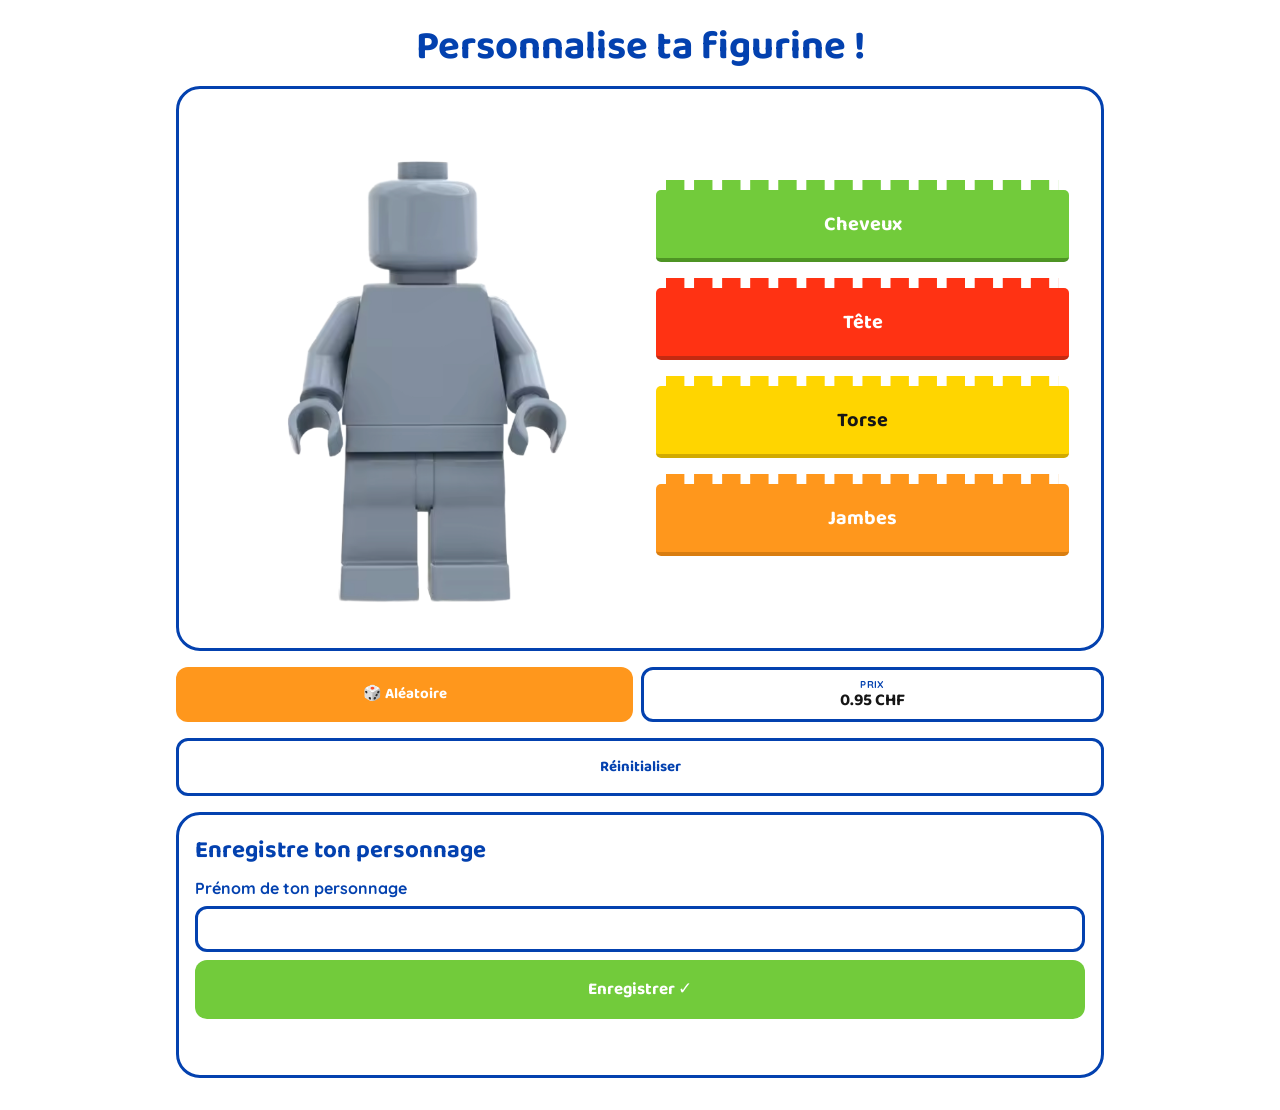
<file: index.html>
<!doctype html>
<html lang="fr">
<head>
  <meta charset="utf-8">
  <meta name="viewport" content="width=device-width, initial-scale=1">
  <title>Figurine Creator — Personnalise ta figurine</title>
  <link rel="preconnect" href="https://fonts.googleapis.com">
  <link href="https://fonts.googleapis.com/css2?family=Baloo+2:wght@600;700&family=Quicksand:wght@500;600;700&display=swap" rel="stylesheet">
  <link rel="stylesheet" href="style.css">
</head>
<body>
  <header class="entete">
    <h1>Personnalise ta figurine !</h1>
  </header>

  <main class="contenu-principal">
    <section class="carte-figurine" aria-label="Aperçu et choix de la figurine">

      <div class="apercu-figurine">
        <img src="image/craotor-basique.png" alt="Aperçu de la figurine en cours de personnalisation">
      </div>

      <nav class="choix-categories" aria-label="Catégories à personnaliser">
        <a href="cheveux.html" class="bouton-categorie bouton-categorie--vert">Cheveux</a>
        <a href="tete.html" class="bouton-categorie bouton-categorie--rouge">Tête</a>
        <a href="torse.html" class="bouton-categorie bouton-categorie--jaune">Torse</a>
        <a href="jambes.html" class="bouton-categorie bouton-categorie--orange">Jambes</a>
      </nav>

    </section>

    <div class="ligne-actions">
      <button type="button" class="bouton bouton--alea">🎲 Aléatoire</button>
      <button type="button" class="bouton bouton--prix">
        <span class="prix-label">Prix</span>
        <span class="prix-valeur">0.95 CHF</span>
      </button>
    </div>

    <button type="button" class="bouton bouton--reset">Réinitialiser</button>

    <form id="enregistrer" class="formulaire">
      <h2>Enregistre ton personnage</h2>
      <label for="champ-prenom">Prénom de ton personnage</label>
      <input type="text" id="champ-prenom" name="prenom" class="champ" autocomplete="off">
      <p id="erreurs" aria-live="polite"></p>
      <button type="submit" class="bouton bouton--valider">Enregistrer ✓</button>
      <p id="confirmation" role="status"></p>
    </form>
  </main>

  <script src="app.js"></script>
</body>
</html>
</file>
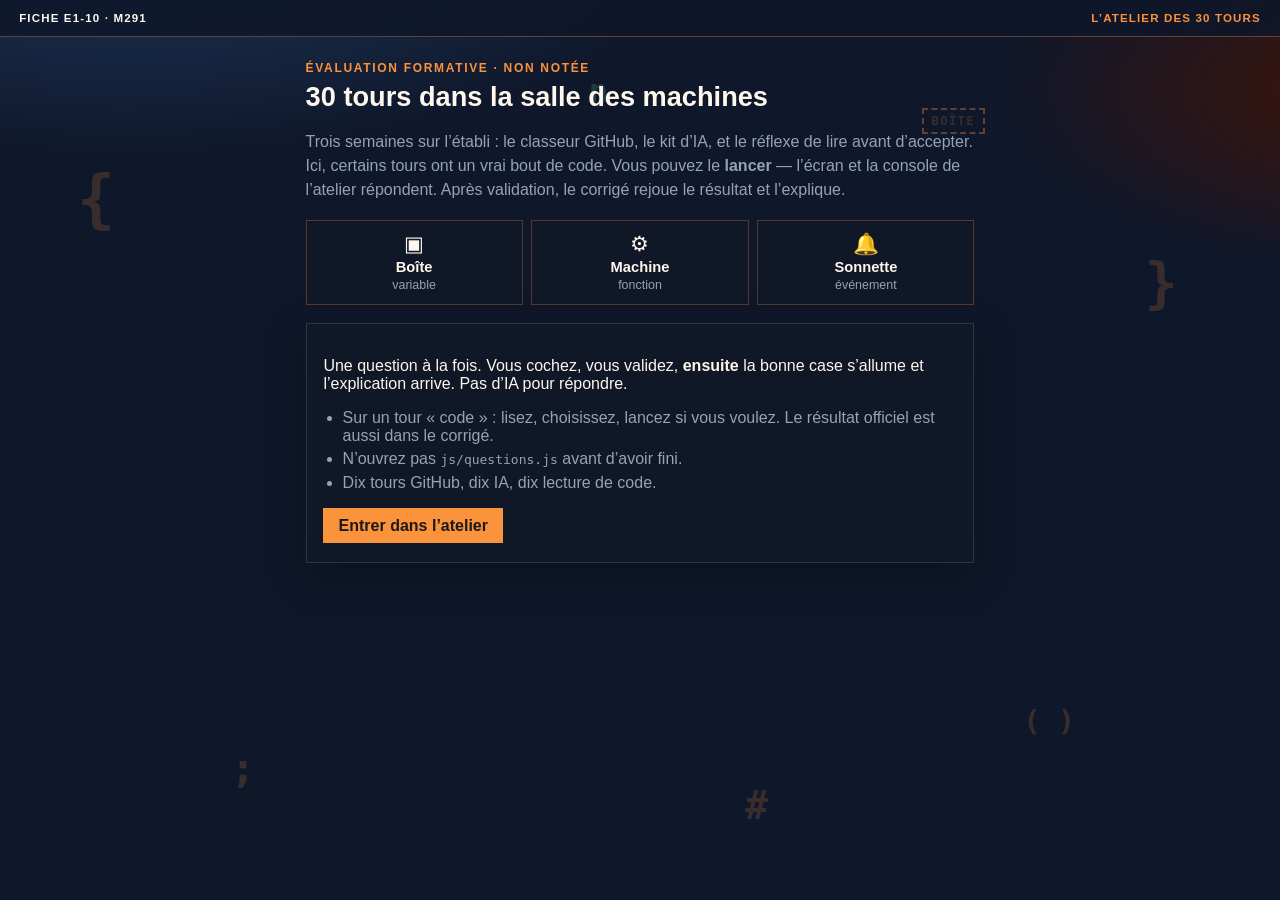
<file: exercices/depart/index.html>
<!DOCTYPE html>
<html lang="fr">
<head>
  <meta charset="utf-8">
  <meta name="viewport" content="width=device-width, initial-scale=1">
  <title>e1-10 — L’atelier des 30 tours</title>
  <link rel="stylesheet" href="css/style.css">
</head>
<body>
  <div class="sky" aria-hidden="true">
    <span class="glyph g1">{</span>
    <span class="glyph g2">}</span>
    <span class="glyph g3">;</span>
    <span class="glyph g4">( )</span>
    <span class="glyph g5">n</span>
    <span class="glyph g6">#</span>
    <span class="box-float">boîte</span>
  </div>
  <header>
    <span class="badge-tour">Fiche e1-10 · M291</span>
    <span class="badge-atelier">L’atelier des 30 tours</span>
  </header>
  <main>
    <section id="vue-intro">
      <p class="kicker">Évaluation formative · non notée</p>
      <h1>30 tours dans la salle des machines</h1>
      <p class="lead">Trois semaines sur l’établi : le classeur GitHub, le kit d’IA, et le réflexe de lire avant d’accepter. Ici, certains tours ont un vrai bout de code. Vous pouvez le <strong>lancer</strong> — l’écran et la console de l’atelier répondent. Après validation, le corrigé rejoue le résultat et l’explique.</p>
      <div class="machines" aria-hidden="true">
        <div class="machine"><span class="ico">▣</span><strong>Boîte</strong><em>variable</em></div>
        <div class="machine"><span class="ico">⚙</span><strong>Machine</strong><em>fonction</em></div>
        <div class="machine"><span class="ico">🔔</span><strong>Sonnette</strong><em>événement</em></div>
      </div>
      <div class="card intro-card">
        <p>Une question à la fois. Vous cochez, vous validez, <strong>ensuite</strong> la bonne case s’allume et l’explication arrive. Pas d’IA pour répondre.</p>
        <ul class="intro-list">
          <li>Sur un tour « code » : lisez, choisissez, lancez si vous voulez. Le résultat officiel est aussi dans le corrigé.</li>
          <li>N’ouvrez pas <code>js/questions.js</code> avant d’avoir fini.</li>
          <li>Dix tours GitHub, dix IA, dix lecture de code.</li>
        </ul>
        <button type="button" id="commencer">Entrer dans l’atelier</button>
      </div>
    </section>

    <section id="vue-quiz" class="hidden">
      <p class="progress">
        <span id="compteur">Tour 1 / 30</span>
        <span id="theme"></span>
      </p>
      <div class="bar"><span id="barre"></span></div>
      <div class="card quiz-card">
        <h2 class="question" id="question"></h2>
        <div id="lab-slot"></div>
        <fieldset>
          <legend>Choix</legend>
          <div id="choix"></div>
        </fieldset>
        <div class="row">
          <button type="button" id="valider" disabled>Valider cette réponse</button>
          <button type="button" class="ghost hidden" id="suivante">Tour suivant</button>
        </div>
        <div id="explique" class="explain hidden"></div>
      </div>
    </section>

    <section id="vue-fin" class="hidden">
      <p class="kicker">Fin de service</p>
      <h1>Bilan de l’atelier</h1>
      <p class="score" id="score">0 / 30</p>
      <p class="lead" id="phrase-score"></p>
      <p class="muted">Les tours manqués ont un fond rose. Relisez, relancez le code s’il y en a un, puis recommencez si vous voulez.</p>
      <div class="row">
        <button type="button" id="recommencer">Recommencer les 30 tours</button>
      </div>
      <div class="review" id="revue"></div>
    </section>
  </main>
  <div id="confetti" aria-hidden="true"></div>
  <script src="js/questions.js"></script>
  <script src="js/app.js"></script>
</body>
</html>
</file>
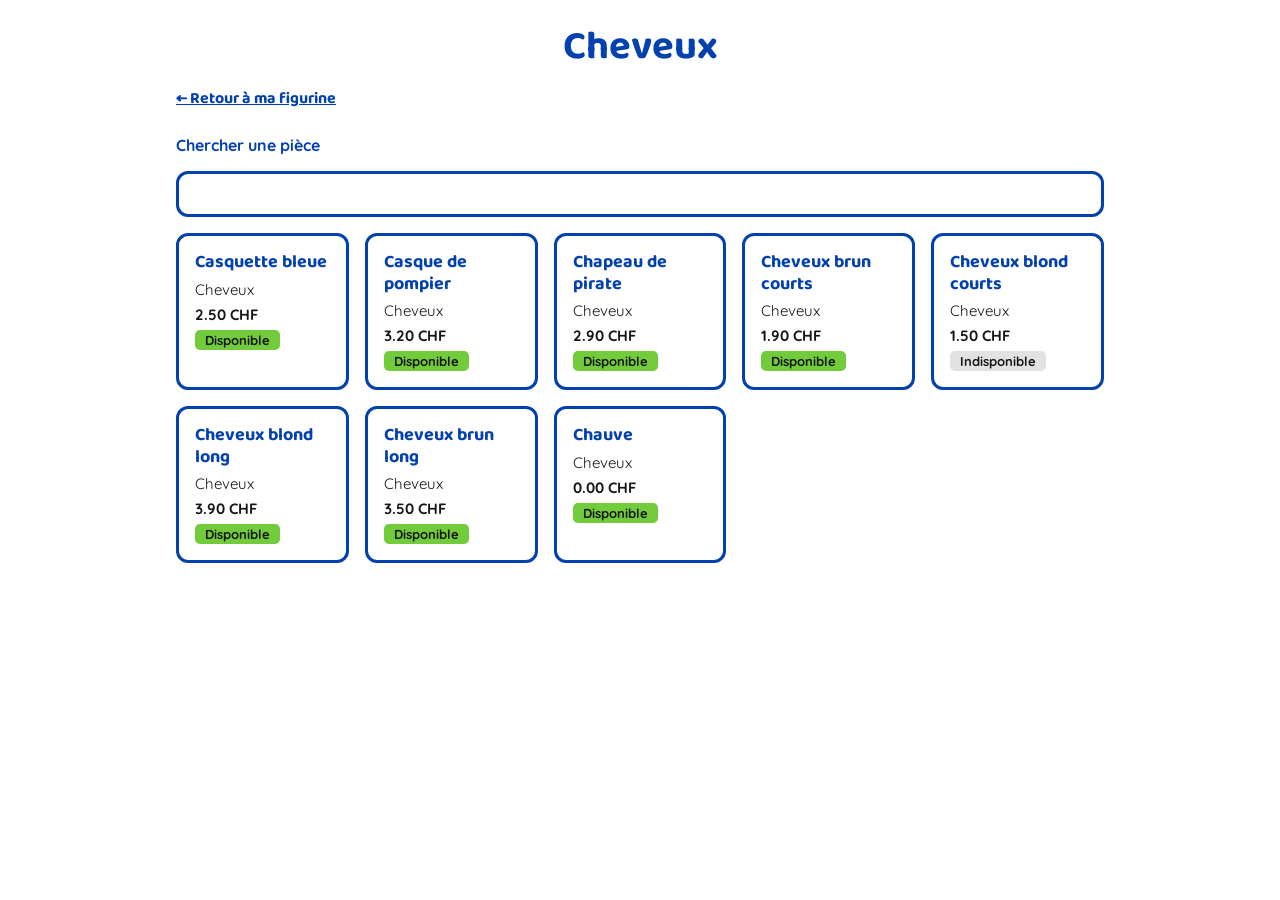
<file: cheveux.html>
<!doctype html>
<html lang="fr">
<head>
  <meta charset="utf-8">
  <meta name="viewport" content="width=device-width, initial-scale=1">
  <title>Cheveux — Figurine Creator</title>
  <link rel="preconnect" href="https://fonts.googleapis.com">
  <link href="https://fonts.googleapis.com/css2?family=Baloo+2:wght@600;700&family=Quicksand:wght@500;600;700&display=swap" rel="stylesheet">
  <link rel="stylesheet" href="style.css">
</head>
<!-- data-categorie dit à app.js quelles cartes montrer sur cette page -->
<body data-categorie="cheveux">
  <header class="entete">
    <h1>Cheveux</h1>
  </header>

  <main class="contenu-principal">
    <a href="index.html" class="lien-retour">← Retour à ma figurine</a>

    <p id="etat" role="status"></p>

    <label for="recherche" class="label-recherche">Chercher une pièce</label>
    <input type="search" id="recherche" class="champ">
    <p id="aucun-resultat" hidden>Aucune pièce ne correspond à ta recherche.</p>

    <section id="liste-cartes" class="liste-cartes" aria-label="Pièces : Cheveux"></section>

  </main>

  <script src="app.js"></script>
</body>
</html>
</file>
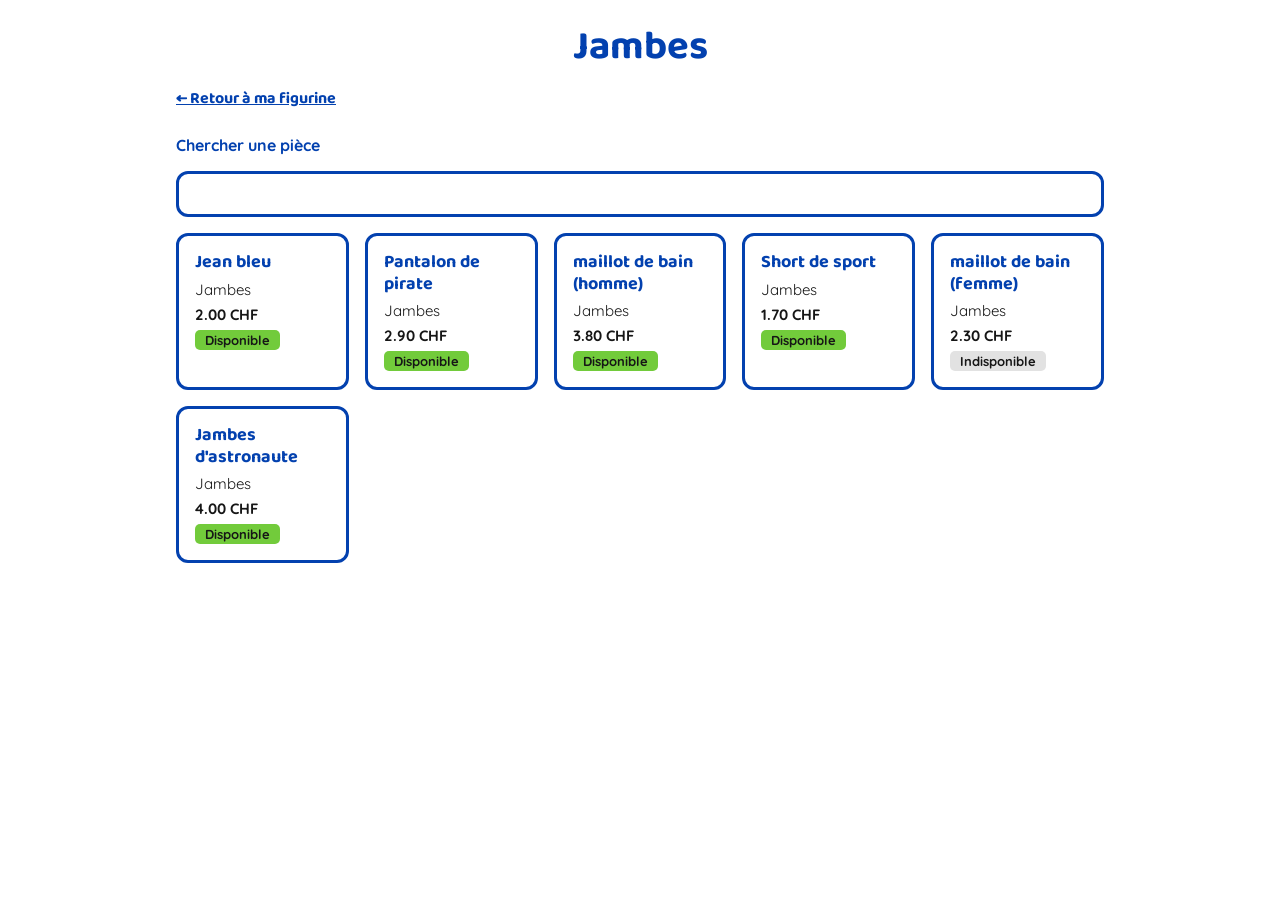
<file: jambes.html>
<!doctype html>
<html lang="fr">
<head>
  <meta charset="utf-8">
  <meta name="viewport" content="width=device-width, initial-scale=1">
  <title>Jambes — Figurine Creator</title>
  <link rel="preconnect" href="https://fonts.googleapis.com">
  <link href="https://fonts.googleapis.com/css2?family=Baloo+2:wght@600;700&family=Quicksand:wght@500;600;700&display=swap" rel="stylesheet">
  <link rel="stylesheet" href="style.css">
</head>
<!-- data-categorie dit à app.js quelles cartes montrer sur cette page -->
<body data-categorie="jambes">
  <header class="entete">
    <h1>Jambes</h1>
  </header>

  <main class="contenu-principal">
    <a href="index.html" class="lien-retour">← Retour à ma figurine</a>

    <p id="etat" role="status"></p>

    <label for="recherche" class="label-recherche">Chercher une pièce</label>
    <input type="search" id="recherche" class="champ">
    <p id="aucun-resultat" hidden>Aucune pièce ne correspond à ta recherche.</p>

    <section id="liste-cartes" class="liste-cartes" aria-label="Pièces : Jambes"></section>

  </main>

  <script src="app.js"></script>
</body>
</html>
</file>
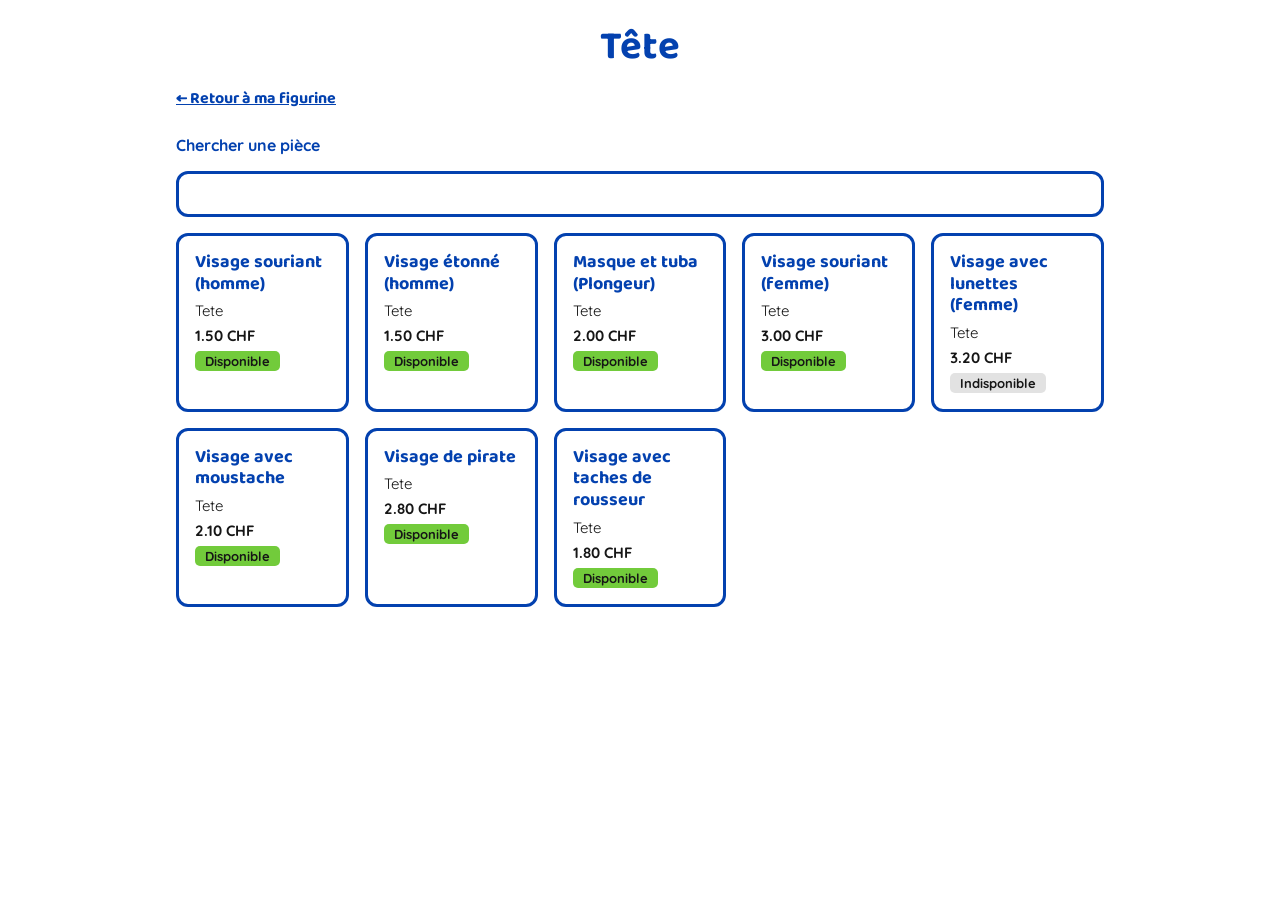
<file: tete.html>
<!doctype html>
<html lang="fr">
<head>
  <meta charset="utf-8">
  <meta name="viewport" content="width=device-width, initial-scale=1">
  <title>Tête — Figurine Creator</title>
  <link rel="preconnect" href="https://fonts.googleapis.com">
  <link href="https://fonts.googleapis.com/css2?family=Baloo+2:wght@600;700&family=Quicksand:wght@500;600;700&display=swap" rel="stylesheet">
  <link rel="stylesheet" href="style.css">
</head>
<!-- data-categorie dit à app.js quelles cartes montrer sur cette page -->
<body data-categorie="tete">
  <header class="entete">
    <h1>Tête</h1>
  </header>

  <main class="contenu-principal">
    <a href="index.html" class="lien-retour">← Retour à ma figurine</a>

    <p id="etat" role="status"></p>

    <label for="recherche" class="label-recherche">Chercher une pièce</label>
    <input type="search" id="recherche" class="champ">
    <p id="aucun-resultat" hidden>Aucune pièce ne correspond à ta recherche.</p>

    <section id="liste-cartes" class="liste-cartes" aria-label="Pièces : Tête"></section>

  </main>

  <script src="app.js"></script>
</body>
</html>
</file>
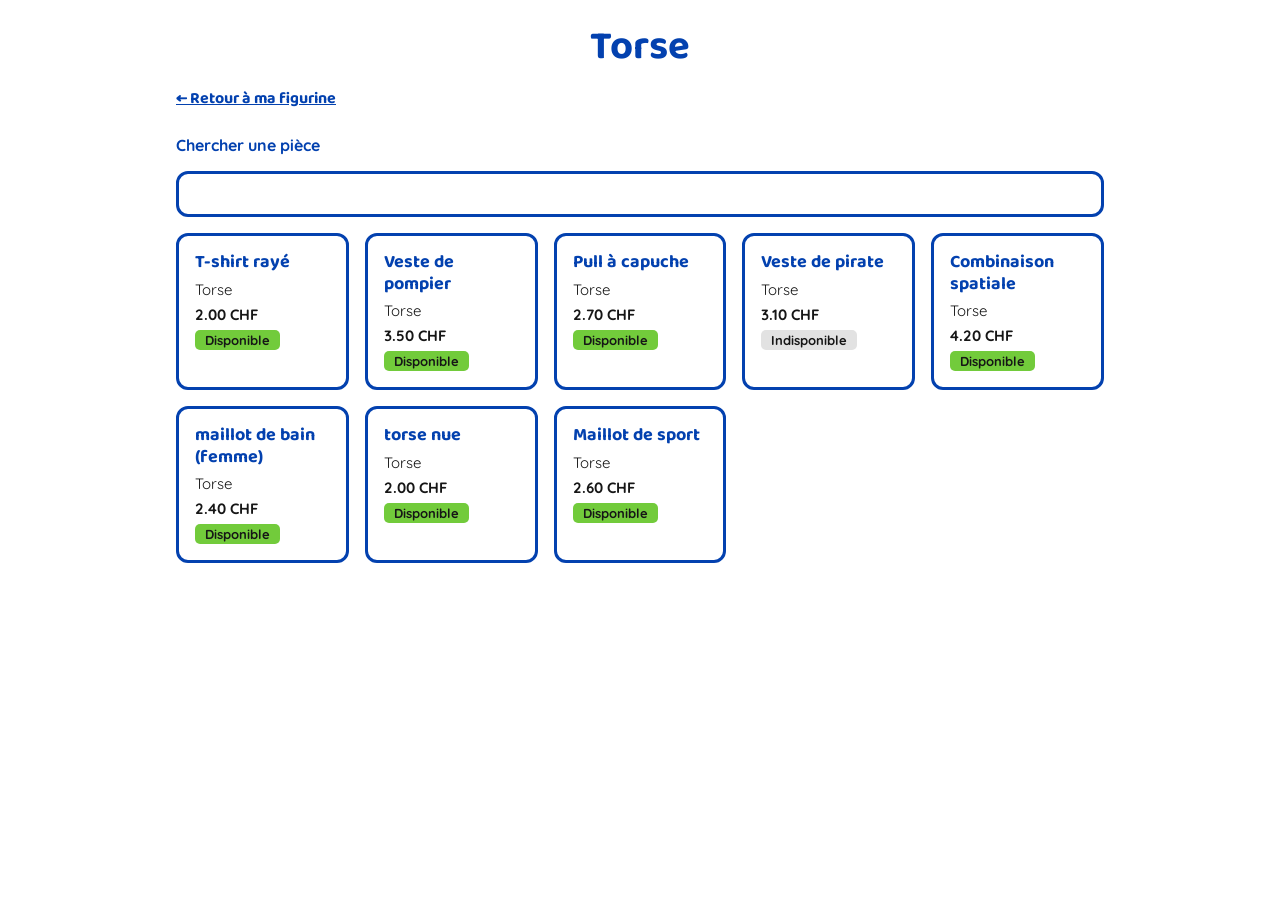
<file: torse.html>
<!doctype html>
<html lang="fr">
<head>
  <meta charset="utf-8">
  <meta name="viewport" content="width=device-width, initial-scale=1">
  <title>Torse — Figurine Creator</title>
  <link rel="preconnect" href="https://fonts.googleapis.com">
  <link href="https://fonts.googleapis.com/css2?family=Baloo+2:wght@600;700&family=Quicksand:wght@500;600;700&display=swap" rel="stylesheet">
  <link rel="stylesheet" href="style.css">
</head>
<!-- data-categorie dit à app.js quelles cartes montrer sur cette page -->
<body data-categorie="torse">
  <header class="entete">
    <h1>Torse</h1>
  </header>

  <main class="contenu-principal">
    <a href="index.html" class="lien-retour">← Retour à ma figurine</a>

    <p id="etat" role="status"></p>

    <label for="recherche" class="label-recherche">Chercher une pièce</label>
    <input type="search" id="recherche" class="champ">
    <p id="aucun-resultat" hidden>Aucune pièce ne correspond à ta recherche.</p>

    <section id="liste-cartes" class="liste-cartes" aria-label="Pièces : Torse"></section>

  </main>

  <script src="app.js"></script>
</body>
</html>
</file>
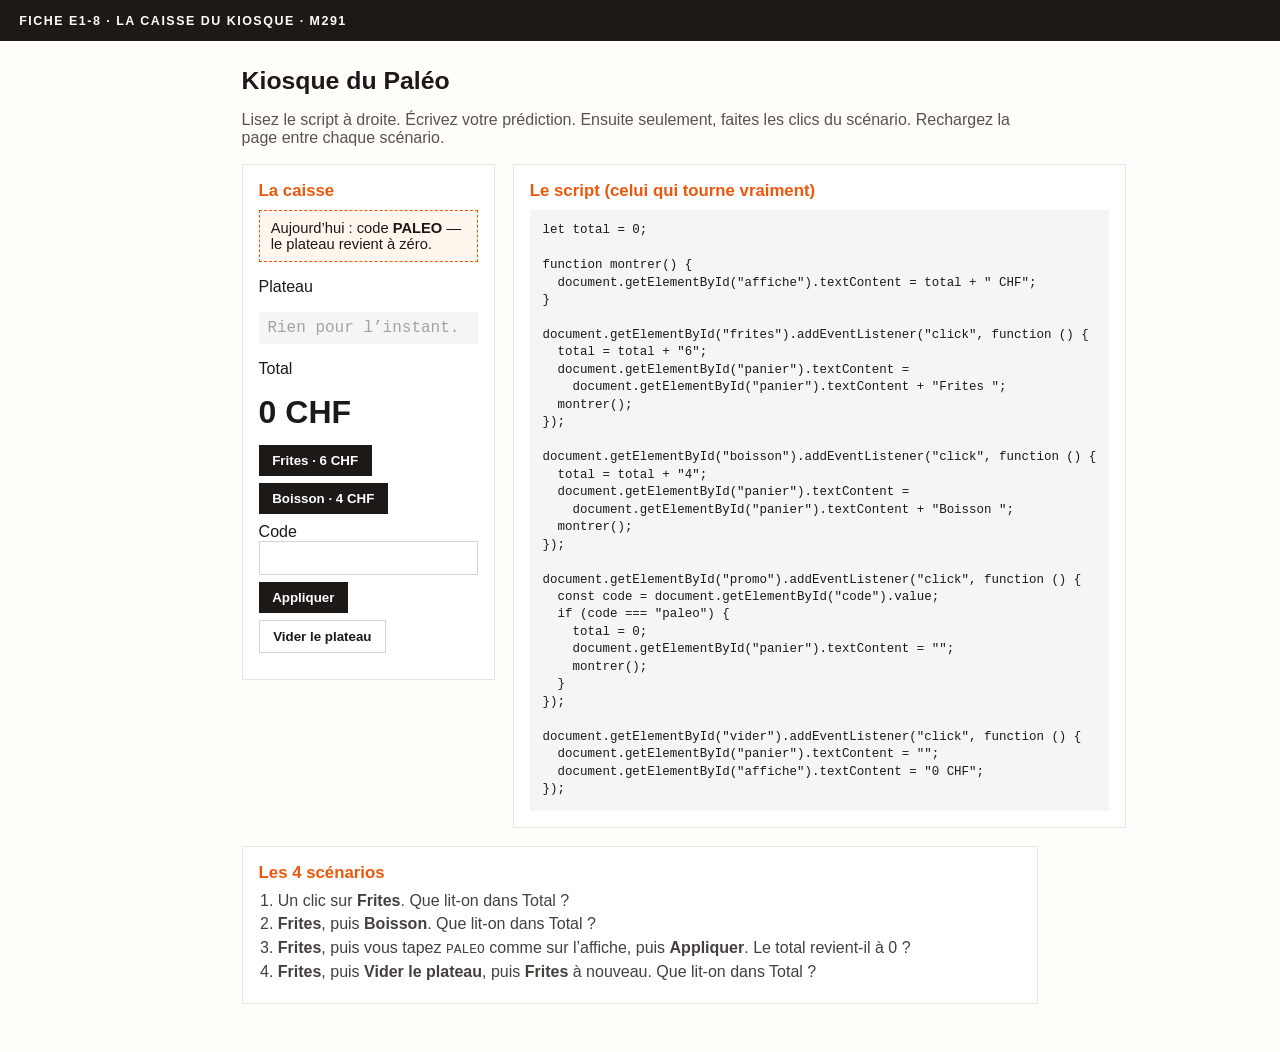
<file: exercices/caisse.html>
<!DOCTYPE html>
<html lang="fr">
<head>
  <meta charset="utf-8">
  <meta name="viewport" content="width=device-width, initial-scale=1">
  <title>e1-8 — La caisse du kiosque</title>
  <style>
    :root { --ink:#1c1917; --band:#1c1917; --accent:#ea580c; --bg:#fffefa; --paper:#f5f5f4; }
    * { box-sizing: border-box; }
    body { margin:0; font-family: Arial, Helvetica, sans-serif; background:var(--bg); color:var(--ink); }
    header { background:var(--band); color:#fffefa; padding:0.85rem 1.2rem; letter-spacing:.12em; text-transform:uppercase; font-size:.78rem; font-weight:700; }
    main { max-width: 52rem; margin:0 auto; padding:1.4rem 1.1rem 3rem; }
    h1 { font-size:1.55rem; margin:.2rem 0 .45rem; }
    .lead { color:#57534e; margin-bottom:1.1rem; }
    .grid { display:grid; gap:1.1rem; }
    @media (min-width: 720px) { .grid { grid-template-columns: 1fr 1.15fr; align-items:start; } }
    .card { background:#fff; border:1px solid #e7e5e4; padding:1rem 1rem 1.05rem; }
    .card h2 { margin:0 0 .55rem; font-size:1.05rem; color:var(--accent); }
    .affiche-code { background:#fff7ed; border:1px dashed #ea580c; padding:.55rem .7rem; margin:0 0 .8rem; font-size:.92rem; }
    .panier { min-height:1.4rem; margin:.2rem 0 .7rem; padding:.45rem .55rem; background:var(--paper); font-family: ui-monospace, monospace; }
    .panier:empty::before { content:"Rien pour l’instant."; color:#a8a29e; }
    .total { font-size:2rem; font-weight:700; margin:.15rem 0 .85rem; }
    .row { display:flex; flex-wrap:wrap; gap:.45rem; margin-bottom:.55rem; }
    button { background:var(--band); color:#fff; border:0; padding:.5rem .85rem; font-weight:700; cursor:pointer; }
    button:hover { background:var(--accent); }
    button.ghost { background:#fff; color:var(--ink); border:1px solid #d6d3d1; }
    button.ghost:hover { border-color:var(--accent); color:var(--accent); background:#fff; }
    input { font:inherit; padding:.45rem .55rem; border:1px solid #d6d3d1; min-width:8rem; }
    pre { background:var(--paper); padding:.75rem .8rem; overflow:auto; font-size:.78rem; line-height:1.4; margin:0; }
    ol { margin:.3rem 0 0; padding-left:1.2rem; color:#44403c; }
    ol li { margin:0 0 .35rem; }
  </style>
</head>
<body>
  <header>Fiche e1-8 · La caisse du kiosque · M291</header>
  <main>
    <h1>Kiosque du Paléo</h1>
    <p class="lead">Lisez le script à droite. Écrivez votre prédiction. Ensuite seulement, faites les clics du scénario. Rechargez la page entre chaque scénario.</p>

    <div class="grid">
      <section class="card">
        <h2>La caisse</h2>
        <p class="affiche-code">Aujourd’hui : code <strong>PALEO</strong> — le plateau revient à zéro.</p>
        <p>Plateau</p>
        <p class="panier" id="panier"></p>
        <p>Total</p>
        <p class="total" id="affiche">0 CHF</p>
        <div class="row">
          <button type="button" id="frites">Frites · 6 CHF</button>
          <button type="button" id="boisson">Boisson · 4 CHF</button>
        </div>
        <div class="row">
          <label>Code <input id="code" type="text" autocomplete="off" spellcheck="false"></label>
          <button type="button" id="promo">Appliquer</button>
          <button type="button" class="ghost" id="vider">Vider le plateau</button>
        </div>
      </section>

      <section class="card">
        <h2>Le script (celui qui tourne vraiment)</h2>
        <pre>let total = 0;

function montrer() {
  document.getElementById("affiche").textContent = total + " CHF";
}

document.getElementById("frites").addEventListener("click", function () {
  total = total + "6";
  document.getElementById("panier").textContent =
    document.getElementById("panier").textContent + "Frites ";
  montrer();
});

document.getElementById("boisson").addEventListener("click", function () {
  total = total + "4";
  document.getElementById("panier").textContent =
    document.getElementById("panier").textContent + "Boisson ";
  montrer();
});

document.getElementById("promo").addEventListener("click", function () {
  const code = document.getElementById("code").value;
  if (code === "paleo") {
    total = 0;
    document.getElementById("panier").textContent = "";
    montrer();
  }
});

document.getElementById("vider").addEventListener("click", function () {
  document.getElementById("panier").textContent = "";
  document.getElementById("affiche").textContent = "0 CHF";
});</pre>
      </section>
    </div>

    <section class="card" style="margin-top:1.1rem;">
      <h2>Les 4 scénarios</h2>
      <ol>
        <li>Un clic sur <strong>Frites</strong>. Que lit-on dans Total ?</li>
        <li><strong>Frites</strong>, puis <strong>Boisson</strong>. Que lit-on dans Total ?</li>
        <li><strong>Frites</strong>, puis vous tapez <code>PALEO</code> comme sur l’affiche, puis <strong>Appliquer</strong>. Le total revient-il à 0 ?</li>
        <li><strong>Frites</strong>, puis <strong>Vider le plateau</strong>, puis <strong>Frites</strong> à nouveau. Que lit-on dans Total ?</li>
      </ol>
    </section>
  </main>
  <script>
    let total = 0;

    function montrer() {
      document.getElementById("affiche").textContent = total + " CHF";
    }

    document.getElementById("frites").addEventListener("click", function () {
      total = total + "6";
      document.getElementById("panier").textContent =
        document.getElementById("panier").textContent + "Frites ";
      montrer();
      console.log("total :", total);
    });

    document.getElementById("boisson").addEventListener("click", function () {
      total = total + "4";
      document.getElementById("panier").textContent =
        document.getElementById("panier").textContent + "Boisson ";
      montrer();
      console.log("total :", total);
    });

    document.getElementById("promo").addEventListener("click", function () {
      const code = document.getElementById("code").value;
      if (code === "paleo") {
        total = 0;
        document.getElementById("panier").textContent = "";
        montrer();
      }
      console.log("code tapé :", JSON.stringify(code));
    });

    document.getElementById("vider").addEventListener("click", function () {
      document.getElementById("panier").textContent = "";
      document.getElementById("affiche").textContent = "0 CHF";
      console.log("plateau vidé, total en mémoire :", total);
    });
  </script>
</body>
</html>
</file>
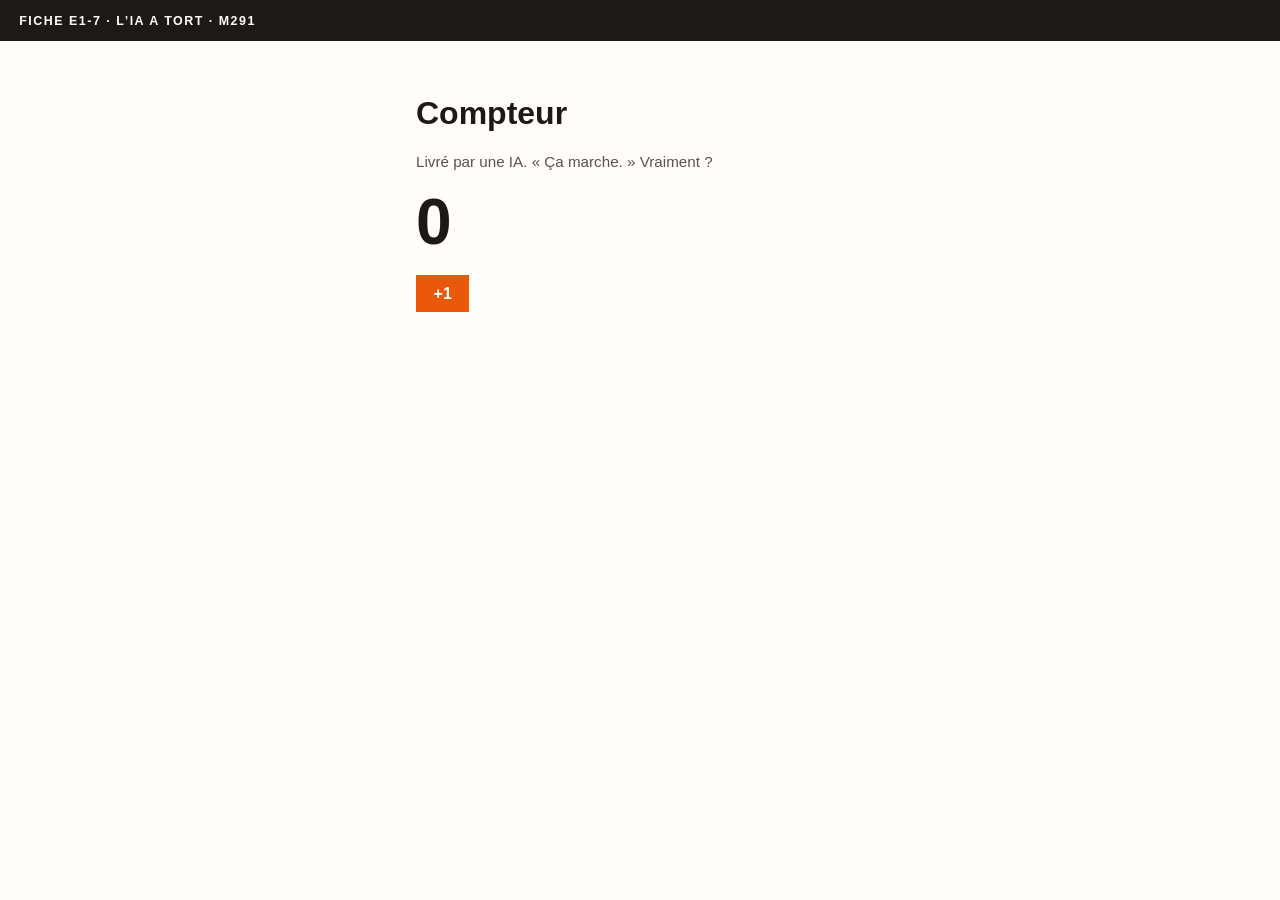
<file: exercices/compteur.html>
<!DOCTYPE html>
<html lang="fr">
<head>
  <meta charset="utf-8">
  <meta name="viewport" content="width=device-width, initial-scale=1">
  <title>Compteur — e1-7 (version livrée par l’IA)</title>
  <style>
    body { font-family: Arial, Helvetica, sans-serif; background:#fffefa; color:#1c1917; margin:0; }
    header { background:#1c1917; color:#fffefa; padding:.85rem 1.2rem; letter-spacing:.12em; text-transform:uppercase; font-size:.78rem; font-weight:700; }
    main { max-width: 28rem; margin:0 auto; padding:2rem 1.1rem; }
    .count { font-size: 4rem; font-weight:700; margin:.4rem 0 1rem; }
    button { background:#ea580c; color:#fff; border:0; padding:.6rem 1.1rem; font-size:1rem; font-weight:700; cursor:pointer; }
    .note { color:#57534e; font-size:.95rem; }
  </style>
</head>
<body>
  <header>Fiche e1-7 · L’IA a tort · M291</header>
  <main>
    <h1>Compteur</h1>
    <p class="note">Livré par une IA. « Ça marche. » Vraiment ?</p>
    <p class="count" id="affiche">0</p>
    <button type="button" id="plus">+1</button>
  </main>
  <script>
    // Boîte « n » : le vrai compteur, en mémoire.
    let n = 0;

    const bouton = document.getElementById("plus");

    bouton.addEventListener("click", function () {
      n = n + 1;
      affiche.textContent = n;
      console.log("n vaut maintenant", n);
    });
  </script>
</body>
</html>
</file>
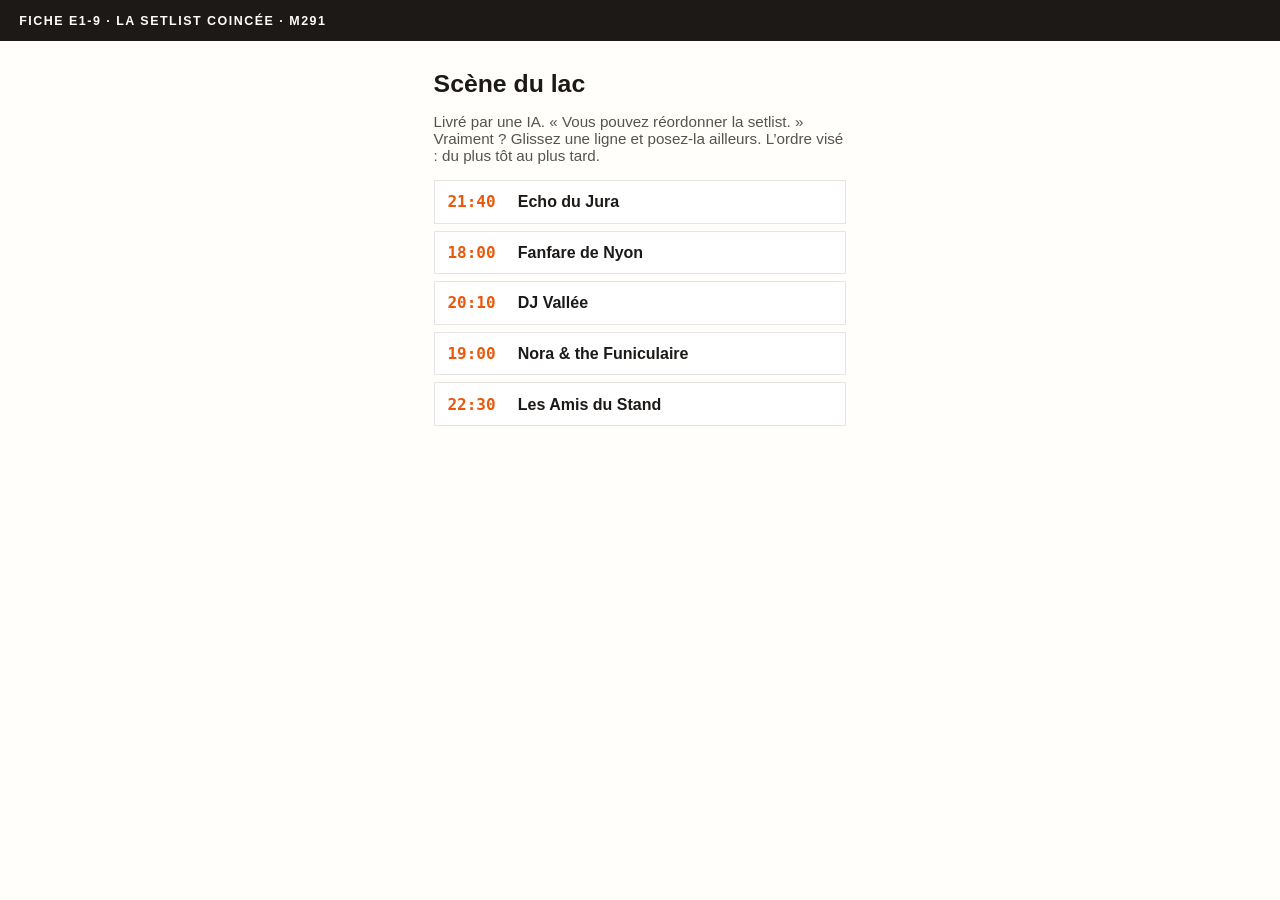
<file: exercices/setlist.html>
<!DOCTYPE html>
<html lang="fr">
<head>
  <meta charset="utf-8">
  <meta name="viewport" content="width=device-width, initial-scale=1">
  <title>Setlist — e1-9 (version livrée par l’IA)</title>
  <style>
    :root { --ink:#1c1917; --band:#1c1917; --accent:#ea580c; --bg:#fffefa; --paper:#f5f5f4; }
    * { box-sizing: border-box; }
    body { margin:0; font-family: Arial, Helvetica, sans-serif; background:var(--bg); color:var(--ink); }
    header { background:var(--band); color:#fffefa; padding:0.85rem 1.2rem; letter-spacing:.12em; text-transform:uppercase; font-size:.78rem; font-weight:700; }
    main { max-width: 28rem; margin:0 auto; padding:1.6rem 1.1rem 3rem; }
    h1 { font-size:1.55rem; margin:.2rem 0 .4rem; }
    .note { color:#57534e; font-size:.95rem; margin-bottom:1rem; }
    ol { list-style:none; margin:0; padding:0; }
    li { display:flex; gap:.8rem; align-items:baseline; background:#fff; border:1px solid #e7e5e4; margin:0 0 .45rem; padding:.7rem .8rem; cursor:grab; }
    li:active { cursor:grabbing; }
    .heure { font-family: ui-monospace, monospace; font-weight:700; color:var(--accent); min-width:3.6rem; }
    .nom { font-weight:700; }
  </style>
</head>
<body>
  <header>Fiche e1-9 · La setlist coincée · M291</header>
  <main>
    <h1>Scène du lac</h1>
    <p class="note">Livré par une IA. « Vous pouvez réordonner la setlist. » Vraiment ? Glissez une ligne et posez-la ailleurs. L’ordre visé : du plus tôt au plus tard.</p>
    <ol id="liste">
      <li id="morceau-echo" draggable="true" data-heure="2140">
        <span class="heure">21:40</span>
        <span class="nom">Echo du Jura</span>
      </li>
      <li id="morceau-fanfare" draggable="true" data-heure="1800">
        <span class="heure">18:00</span>
        <span class="nom">Fanfare de Nyon</span>
      </li>
      <li id="morceau-dj" draggable="true" data-heure="2010">
        <span class="heure">20:10</span>
        <span class="nom">DJ Vallée</span>
      </li>
      <li id="morceau-nora" draggable="true" data-heure="1900">
        <span class="heure">19:00</span>
        <span class="nom">Nora &amp; the Funiculaire</span>
      </li>
      <li id="morceau-amis" draggable="true" data-heure="2230">
        <span class="heure">22:30</span>
        <span class="nom">Les Amis du Stand</span>
      </li>
    </ol>
  </main>
  <script>
    const liste = document.getElementById("liste");
  
    liste.addEventListener("dragstart", function (e) {
      const ligne = e.target.closest("li");
      if (!ligne) {
        return;
      }
      e.dataTransfer.setData("text/id", ligne.id);
      console.log("prise :", ligne.id);
    });
  
    liste.addEventListener("dragover", function (e) {
      e.preventDefault(); // Pour de déposer l'élément 
    });
  
    liste.addEventListener("drop", function (e) {
      e.preventDefault(); // Empêche le comportement par défaut de revenir 
      const id = e.dataTransfer.getData("text/id");
      console.log("dépôt, id reçu :", id);
      const deplacee = document.getElementById(id);
      const cible = e.target.closest("li"); // S'assurer que la cible est un ellement de liste 
      if (deplacee && cible && deplacee !== cible) {
        cible.parentNode.insertBefore(deplacee, cible);
      }
    });
  </script>
</body>
</html>
</file>
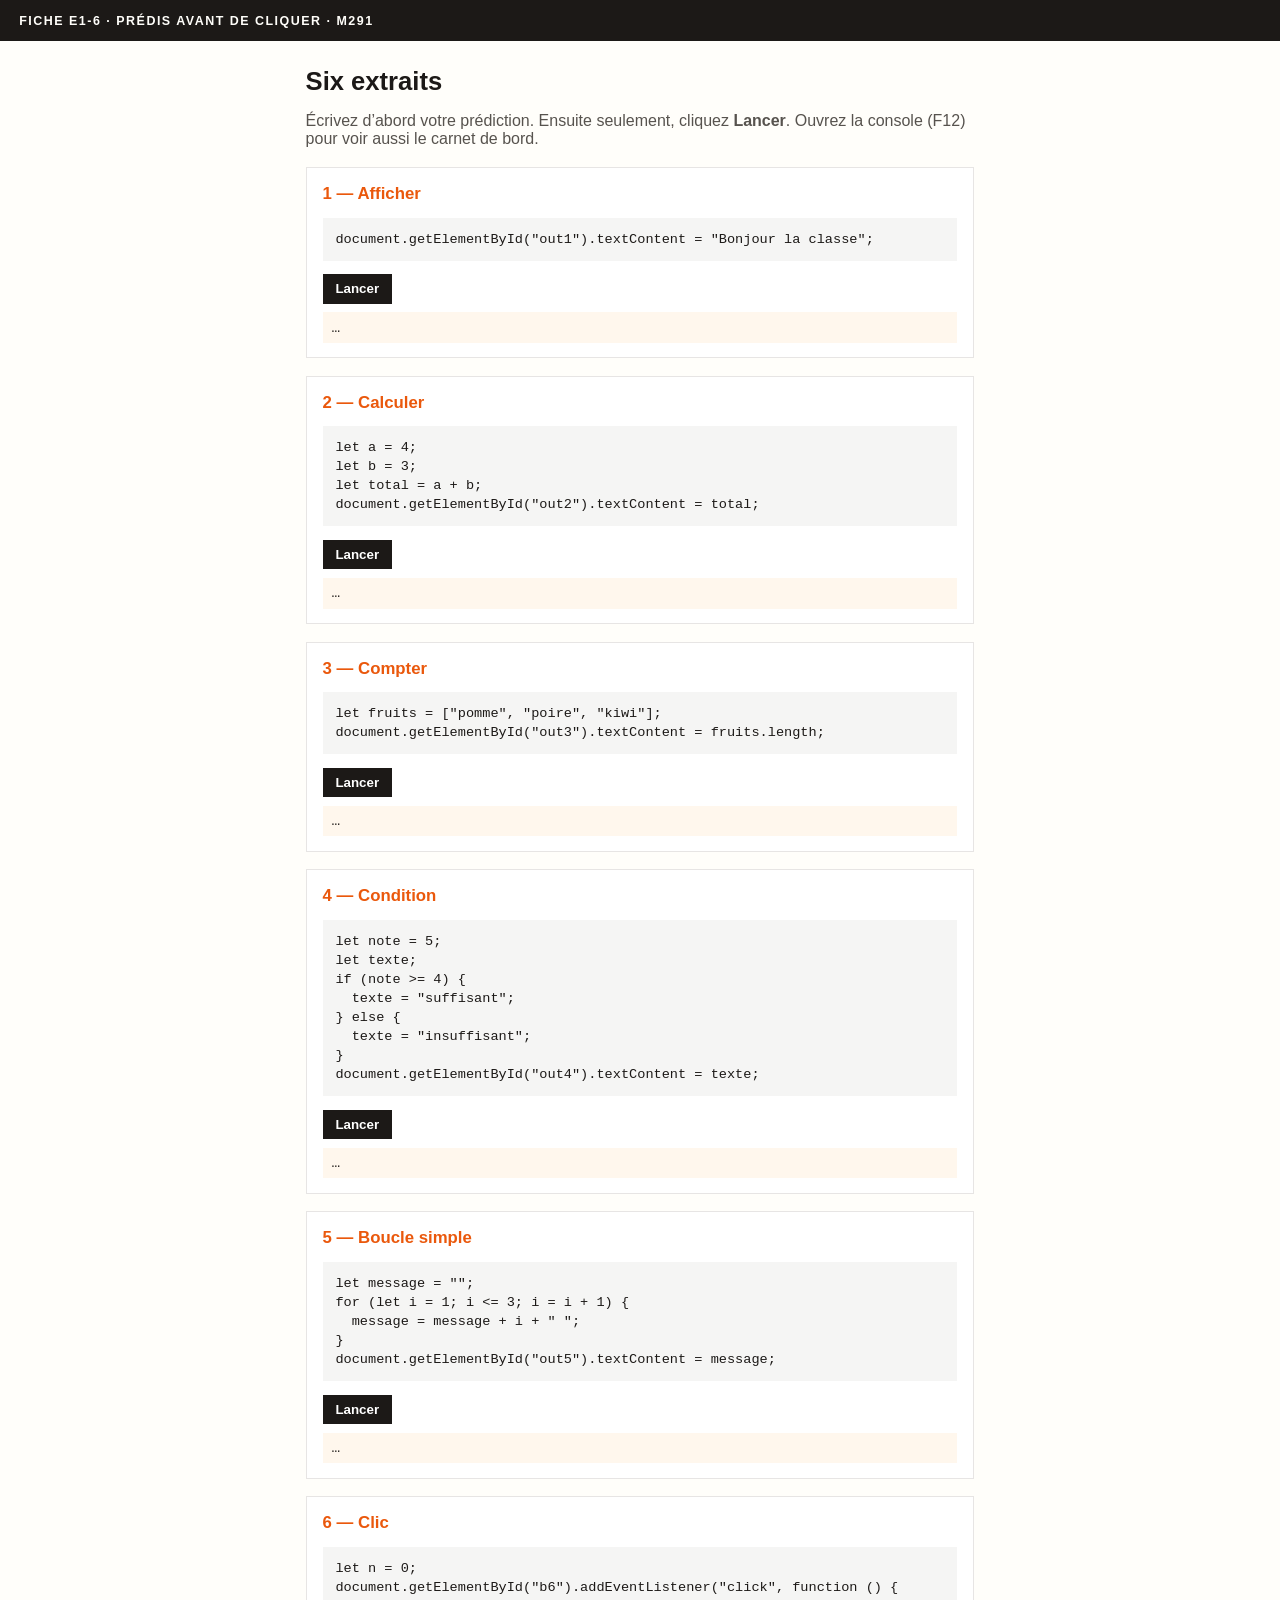
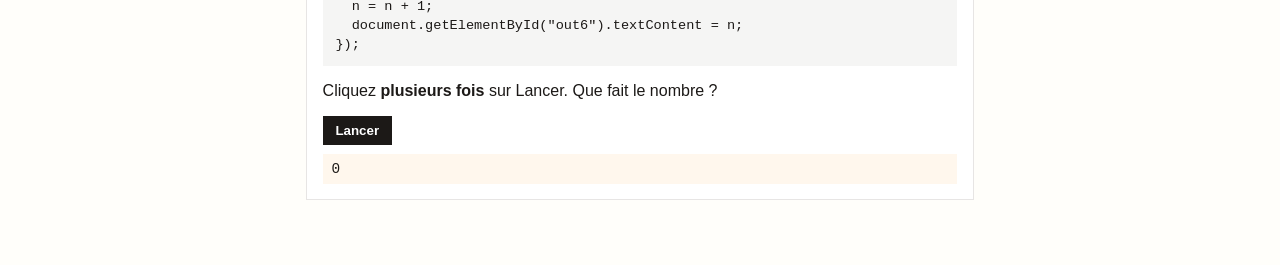
<file: exercices/six-extraits.html>
<!DOCTYPE html>
<html lang="fr">
<head>
  <meta charset="utf-8">
  <meta name="viewport" content="width=device-width, initial-scale=1">
  <title>e1-6 — Prédis avant de cliquer</title>
  <style>
    :root { --ink:#1c1917; --band:#1c1917; --accent:#ea580c; --bg:#fffefa; --paper:#f5f5f4; }
    * { box-sizing: border-box; }
    body { margin:0; font-family: Arial, Helvetica, sans-serif; background:var(--bg); color:var(--ink); }
    header { background:var(--band); color:#fffefa; padding:0.85rem 1.2rem; letter-spacing:.12em; text-transform:uppercase; font-size:.78rem; font-weight:700; }
    main { max-width: 44rem; margin:0 auto; padding:1.4rem 1.1rem 3rem; }
    h1 { font-size:1.6rem; margin:.2rem 0 0.6rem; }
    .lead { color:#57534e; margin-bottom:1.2rem; }
    article { background:#fff; border:1px solid #e7e5e4; margin:0 0 1.1rem; padding:1rem 1rem 0.9rem; }
    article h2 { margin:0 0 .4rem; font-size:1.05rem; color:var(--accent); }
    pre { background:var(--paper); padding:.75rem .8rem; overflow:auto; font-size:.85rem; line-height:1.4; }
    button { background:var(--band); color:#fff; border:0; padding:.45rem .8rem; font-weight:700; cursor:pointer; }
    button:hover { background:var(--accent); }
    .out { min-height:1.4rem; margin:.55rem 0 0; padding:.45rem .55rem; background:#fff7ed; font-family: ui-monospace, monospace; font-size:.9rem; }
  </style>
</head>
<body>
  <header>Fiche e1-6 · Prédis avant de cliquer · M291</header>
  <main>
    <h1>Six extraits</h1>
    <p class="lead">Écrivez d’abord votre prédiction. Ensuite seulement, cliquez <strong>Lancer</strong>. Ouvrez la console (F12) pour voir aussi le carnet de bord.</p>

    <article>
      <h2>1 — Afficher</h2>
      <pre>document.getElementById("out1").textContent = "Bonjour la classe";</pre>
      <button type="button" id="b1">Lancer</button>
      <div class="out" id="out1">…</div>
    </article>

    <article>
      <h2>2 — Calculer</h2>
      <pre>let a = 4;
let b = 3;
let total = a + b;
document.getElementById("out2").textContent = total;</pre>
      <button type="button" id="b2">Lancer</button>
      <div class="out" id="out2">…</div>
    </article>

    <article>
      <h2>3 — Compter</h2>
      <pre>let fruits = ["pomme", "poire", "kiwi"];
document.getElementById("out3").textContent = fruits.length;</pre>
      <button type="button" id="b3">Lancer</button>
      <div class="out" id="out3">…</div>
    </article>

    <article>
      <h2>4 — Condition</h2>
      <pre>let note = 5;
let texte;
if (note >= 4) {
  texte = "suffisant";
} else {
  texte = "insuffisant";
}
document.getElementById("out4").textContent = texte;</pre>
      <button type="button" id="b4">Lancer</button>
      <div class="out" id="out4">…</div>
    </article>

    <article>
      <h2>5 — Boucle simple</h2>
      <pre>let message = "";
for (let i = 1; i <= 3; i = i + 1) {
  message = message + i + " ";
}
document.getElementById("out5").textContent = message;</pre>
      <button type="button" id="b5">Lancer</button>
      <div class="out" id="out5">…</div>
    </article>

    <article>
      <h2>6 — Clic</h2>
      <pre>let n = 0;
document.getElementById("b6").addEventListener("click", function () {
  n = n + 1;
  document.getElementById("out6").textContent = n;
});</pre>
      <p>Cliquez <strong>plusieurs fois</strong> sur Lancer. Que fait le nombre ?</p>
      <button type="button" id="b6">Lancer</button>
      <div class="out" id="out6">0</div>
    </article>
  </main>
  <script>
    document.getElementById("b1").addEventListener("click", function () {
      document.getElementById("out1").textContent = "Bonjour la classe";
      console.log("extrait 1 : texte affiché");
    });
    document.getElementById("b2").addEventListener("click", function () {
      let a = 4;
      let b = 3;
      let total = a + b;
      document.getElementById("out2").textContent = total;
      console.log("extrait 2 :", total);
    });
    document.getElementById("b3").addEventListener("click", function () {
      let fruits = ["pomme", "poire", "kiwi"];
      document.getElementById("out3").textContent = fruits.length;
      console.log("extrait 3 :", fruits.length);
    });
    document.getElementById("b4").addEventListener("click", function () {
      let note = 5;
      let texte;
      if (note >= 4) {
        texte = "suffisant";
      } else {
        texte = "insuffisant";
      }
      document.getElementById("out4").textContent = texte;
      console.log("extrait 4 :", texte);
    });
    document.getElementById("b5").addEventListener("click", function () {
      let message = "";
      for (let i = 1; i <= 3; i = i + 1) {
        message = message + i + " ";
      }
      document.getElementById("out5").textContent = message;
      console.log("extrait 5 :", message);
    });
    let n = 0;
    document.getElementById("b6").addEventListener("click", function () {
      n = n + 1;
      document.getElementById("out6").textContent = n;
      console.log("extrait 6 :", n);
    });
  </script>
</body>
</html>
</file>
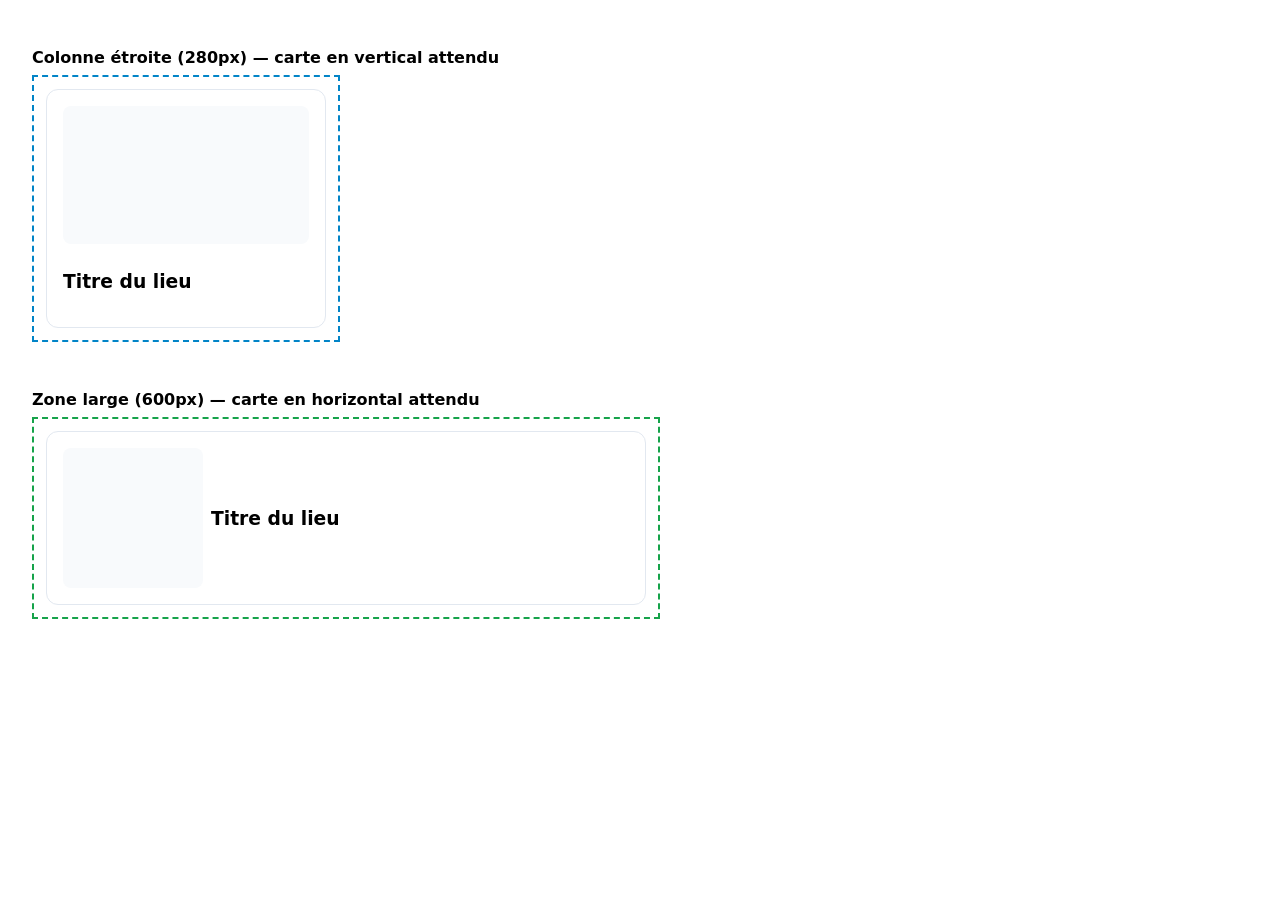
<file: exercices/s09/container-queries-test.html>
<!doctype html>
<html lang="fr">
<head>
<meta charset="utf-8">
<meta name="viewport" content="width=device-width, initial-scale=1">
<title>Test — Container Queries</title>
<style>
  :root { --space-2: 8px; --space-3: 16px; --color-surface:#fff; --color-border:#e2e8f0; --color-bg:#f8fafc; --radius-card:12px; --radius-btn:8px; }
  body { font-family: system-ui, sans-serif; padding: 24px; display: flex; flex-direction: column; gap: 32px; }
  .zone-etroite { width: 280px; border: 2px dashed #0284c7; padding: 12px; }
  .zone-large { width: 600px; border: 2px dashed #16a34a; padding: 12px; }
  .zone-label { font-weight: 700; margin-bottom: 8px; }
</style>
<link rel="stylesheet" href="container-queries.css">
</head>
<body>
  <div>
    <p class="zone-label">Colonne étroite (280px) — carte en vertical attendu</p>
    <div class="zone-etroite">
      <div class="carte-conteneur">
        <article class="carte">
          <div class="carte-media"></div>
          <h3>Titre du lieu</h3>
        </article>
      </div>
    </div>
  </div>

  <div>
    <p class="zone-label">Zone large (600px) — carte en horizontal attendu</p>
    <div class="zone-large">
      <div class="carte-conteneur">
        <article class="carte">
          <div class="carte-media"></div>
          <h3>Titre du lieu</h3>
        </article>
      </div>
    </div>
  </div>
</body>
</html>
</file>
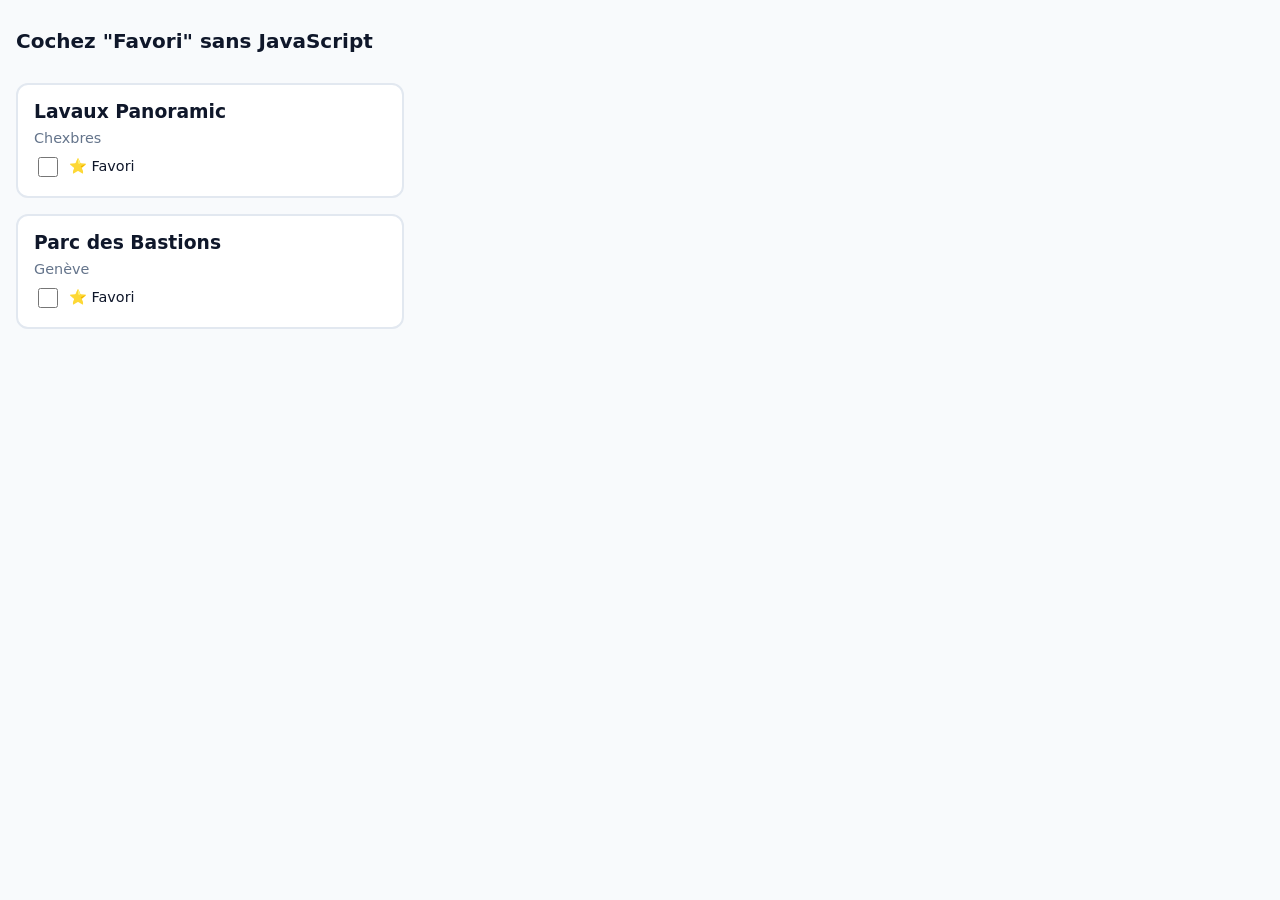
<file: exercices/s09/theme-has.html>
<!doctype html>
<html lang="fr">
<head>
<meta charset="utf-8">
<meta name="viewport" content="width=device-width, initial-scale=1">
<title>S09-AV2 — Sélecteur :has()</title>
<style>
  :root {
    --color-bg: #f8fafc;
    --color-surface: #ffffff;
    --color-text: #0f172a;
    --color-text-muted: #64748b;
    --color-border: #e2e8f0;
    --color-favori: #f59e0b;
    --color-favori-bg: #fffbeb;
    --space-2: 8px;
    --space-3: 16px;
    --radius-card: 12px;
    --font-sans: system-ui, -apple-system, sans-serif;
  }

  * { box-sizing: border-box; }

  body {
    font-family: var(--font-sans);
    background: var(--color-bg);
    color: var(--color-text);
    margin: 0;
    padding: var(--space-3);
    display: flex;
    flex-direction: column;
    gap: var(--space-3);
    max-width: 420px;
  }

  h1 {
    font-size: 1.25rem;
  }

  /* Carte "normale" : bordure neutre, fond blanc. */
  .carte {
    background: var(--color-surface);
    border: 2px solid var(--color-border);
    border-radius: var(--radius-card);
    padding: var(--space-3);
    display: flex;
    flex-direction: column;
    gap: var(--space-2);
    transition: background-color 0.2s ease, border-color 0.2s ease;
  }

  /* Le coeur de l'exercice : AUCUNE ligne de JavaScript.
     :has() permet de styliser le PARENT .carte en fonction de
     l'état de son ENFANT .toggle-favori (coché ou non). */
  .carte:has(.toggle-favori:checked) {
    background: var(--color-favori-bg);
    border-color: var(--color-favori);
  }

  .carte h3 {
    margin: 0;
  }

  .carte .commune {
    color: var(--color-text-muted);
    font-size: 0.9rem;
    margin: 0;
  }

  .favori-label {
    display: flex;
    align-items: center;
    gap: var(--space-2);
    cursor: pointer;
    font-size: 0.9rem;
  }

  .favori-label input {
    width: 20px;
    height: 20px;
  }
</style>
</head>
<body>
  <h1>Cochez "Favori" sans JavaScript</h1>

  <article class="carte">
    <h3>Lavaux Panoramic</h3>
    <p class="commune">Chexbres</p>
    <label class="favori-label">
      <input type="checkbox" class="toggle-favori">
      ⭐ Favori
    </label>
  </article>

  <article class="carte">
    <h3>Parc des Bastions</h3>
    <p class="commune">Genève</p>
    <label class="favori-label">
      <input type="checkbox" class="toggle-favori">
      ⭐ Favori
    </label>
  </article>
</body>
</html>
</file>
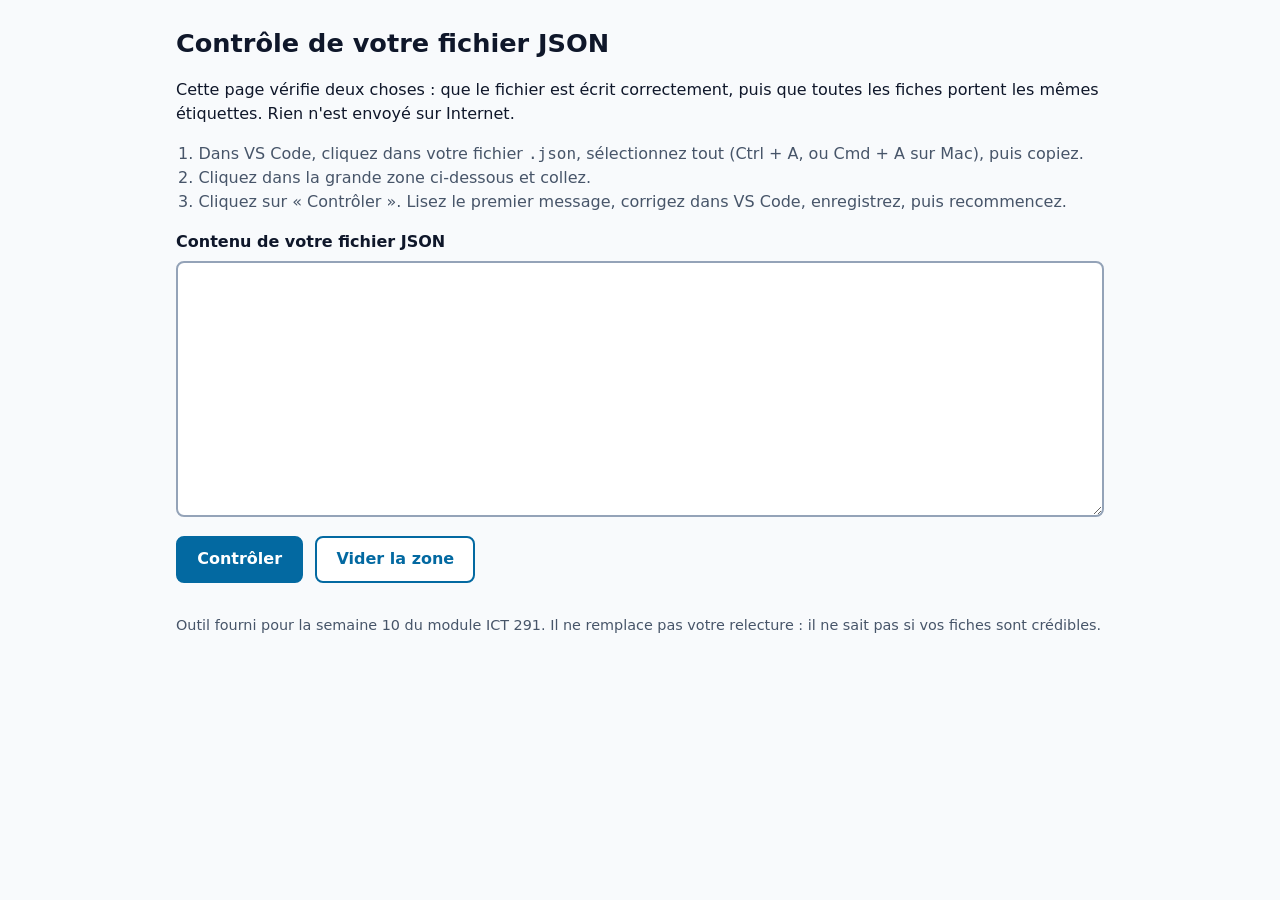
<file: exercices/s10/1-la-pile-cassee/depart/controle-json.html>
<!DOCTYPE html>
<html lang="fr">
<head>
  <meta charset="utf-8">
  <meta name="viewport" content="width=device-width, initial-scale=1">
  <title>Contrôle JSON — ICT 291</title>
  <link rel="icon" href="data:,">
  <style>
    :root {
      --fond: #f8fafc;
      --encre: #0f172a;
      --discret: #475569;
      --accent: #0369a1;
      --ok: #166534;
      --ok-fond: #dcfce7;
      --erreur: #b91c1c;
      --erreur-fond: #fee2e2;
      --alerte: #92400e;
      --alerte-fond: #fef3c7;
    }
    * { box-sizing: border-box; }
    body {
      margin: 0;
      font-family: system-ui, -apple-system, "Segoe UI", sans-serif;
      background: var(--fond);
      color: var(--encre);
      line-height: 1.5;
    }
    main { max-width: 60rem; margin: 0 auto; padding: 1.5rem 1rem 3rem; }
    h1 { font-size: 1.6rem; margin: 0 0 .5rem; }
    h2 { font-size: 1.15rem; margin: 1.5rem 0 .5rem; }
    ol.mode { padding-left: 1.4rem; color: var(--discret); }
    label { display: block; font-weight: 600; margin: 1rem 0 .4rem; }
    textarea {
      width: 100%;
      min-height: 16rem;
      font: 0.95rem/1.4 ui-monospace, "SF Mono", Menlo, Consolas, monospace;
      padding: .75rem;
      border: 2px solid #94a3b8;
      border-radius: 8px;
      background: #fff;
      color: var(--encre);
      resize: vertical;
    }
    .actions { display: flex; flex-wrap: wrap; gap: .75rem; margin-top: .75rem; }
    button {
      min-height: 44px;
      min-width: 44px;
      padding: .6rem 1.2rem;
      font: inherit;
      font-weight: 600;
      border-radius: 8px;
      border: 2px solid var(--accent);
      cursor: pointer;
    }
    #controler { background: var(--accent); color: #fff; }
    #effacer { background: #fff; color: var(--accent); }
    button:focus-visible, textarea:focus-visible {
      outline: 3px solid var(--encre);
      outline-offset: 2px;
    }
    .bilan { margin-top: 1.25rem; padding: 1rem; border-radius: 8px; border-left: 6px solid; }
    .bilan p { margin: .25rem 0; }
    .bilan.ok { background: var(--ok-fond); border-color: var(--ok); }
    .bilan.erreur { background: var(--erreur-fond); border-color: var(--erreur); }
    .bilan.alerte { background: var(--alerte-fond); border-color: var(--alerte); }
    .verdict { font-weight: 700; font-size: 1.1rem; }
    pre.extrait {
      margin: .5rem 0;
      padding: .5rem;
      background: #fff;
      border-radius: 6px;
      overflow-x: auto;
      white-space: pre;
      font: 0.9rem/1.4 ui-monospace, Menlo, Consolas, monospace;
    }
    ul.remarques { padding-left: 1.2rem; }
    ul.remarques li { margin: .3rem 0; overflow-wrap: anywhere; }
    .tableau-scroll { overflow-x: auto; }
    table { border-collapse: collapse; width: 100%; background: #fff; }
    th, td { text-align: left; padding: .4rem .6rem; border-bottom: 1px solid #cbd5e1; vertical-align: top; overflow-wrap: break-word; }
    th:first-child, td:first-child, th:nth-child(2), td:nth-child(2) { white-space: nowrap; }
    td code, td { font-size: .95rem; }
    @media (max-width: 30rem) { th, td { padding: .35rem .4rem; font-size: .85rem; } }
    th { background: #e2e8f0; }
    code { font-family: ui-monospace, Menlo, Consolas, monospace; }
    footer { margin-top: 2rem; color: var(--discret); font-size: .9rem; }
  </style>
</head>
<body>
<main>
  <h1>Contrôle de votre fichier JSON</h1>
  <p>Cette page vérifie deux choses : que le fichier est écrit correctement, puis que toutes les fiches portent les mêmes étiquettes. Rien n'est envoyé sur Internet.</p>
  <ol class="mode">
    <li>Dans VS Code, cliquez dans votre fichier <code>.json</code>, sélectionnez tout (Ctrl + A, ou Cmd + A sur Mac), puis copiez.</li>
    <li>Cliquez dans la grande zone ci-dessous et collez.</li>
    <li>Cliquez sur « Contrôler ». Lisez le premier message, corrigez dans VS Code, enregistrez, puis recommencez.</li>
  </ol>

  <label for="saisie">Contenu de votre fichier JSON</label>
  <textarea id="saisie" spellcheck="false" autocomplete="off" autocapitalize="off"></textarea>
  <div class="actions">
    <button type="button" id="controler">Contrôler</button>
    <button type="button" id="effacer">Vider la zone</button>
  </div>

  <section id="resultat" aria-live="polite"></section>

  <footer>Outil fourni pour la semaine 10 du module ICT 291. Il ne remplace pas votre relecture : il ne sait pas si vos fiches sont crédibles.</footer>
</main>

<script>
/* Petit analyseur JSON qui explique la première erreur en français,
   avec le numéro de ligne. Il suit la grammaire de la RFC 8259. */
function ErreurJson(message, pos) { this.message = message; this.pos = pos; }

function analyser(texte) {
  var i = 0;
  function voir() { return texte.charAt(i); }
  function blancs() { while (i < texte.length && " \t\n\r".indexOf(texte.charAt(i)) !== -1) i++; }
  function erreur(msg, pos) { throw new ErreurJson(msg, pos === undefined ? i : pos); }
  function decrire(c) {
    if (c === "") return "la fin du fichier";
    if (c === "'") return "une apostrophe '";
    if (c === ",") return "une virgule";
    if (c === "}") return "une accolade fermante }";
    if (c === "]") return "un crochet fermant ]";
    if (c === "{") return "une accolade ouvrante {";
    return "« " + c + " »";
  }
  function mot() {
    var debut = i;
    while (i < texte.length && /[A-Za-zÀ-ÿ0-9_$]/.test(texte.charAt(i))) i++;
    return texte.slice(debut, i);
  }
  function valeur() {
    blancs();
    var c = voir();
    if (c === "{") return objet();
    if (c === "[") return tableau();
    if (c === '"') return chaine();
    if (c === "-" || (c >= "0" && c <= "9")) return nombre();
    if (c === "'") erreur("Un texte doit être entre guillemets doubles \"…\". Vous avez utilisé une apostrophe '.");
    if (c === "“" || c === "”" || c === "«") erreur("Guillemets typographiques (“ ” ou « ») : JSON n'accepte que le guillemet droit \" du clavier. Remplacez-les.");
    if (c === "`") erreur("Le texte commence par ``` : ce sont les marques de code ajoutées par l'IA. Supprimez ces lignes en haut et en bas, gardez seulement [ … ].");
    if (c === "") erreur("Le fichier s'arrête alors qu'une valeur est attendue. Il manque probablement la fin du fichier.");
    if (/[A-Za-zÀ-ÿ]/.test(c)) {
      var debut = i, m = mot();
      if (m === "true" || m === "false" || m === "null") return m === "true" ? true : (m === "false" ? false : null);
      if (m.toLowerCase() === "true" || m.toLowerCase() === "false")
        erreur("« " + m + " » : vrai et faux s'écrivent en minuscules et sans guillemets : true ou false.", debut);
      erreur("« " + m + " » n'est ni un nombre, ni true, ni false. Si c'est du texte, mettez-le entre guillemets doubles \"…\".", debut);
    }
    erreur("Une valeur est attendue ici, mais il y a " + decrire(c) + ".");
  }
  function chaine() {
    var debut = i; i++;
    while (i < texte.length) {
      var c = texte.charAt(i);
      if (c === '"') { i++; return JSON.parse(texte.slice(debut, i)); }
      if (c === "\\") { i += 2; continue; }
      if (c === "\n") erreur("Ce texte n'est pas refermé : il manque le guillemet \" de fin sur cette ligne.", debut);
      i++;
    }
    erreur("Ce texte n'est jamais refermé : il manque un guillemet \".", debut);
  }
  function nombre() {
    var debut = i;
    var m = /^-?(0|[1-9][0-9]*)(\.[0-9]+)?([eE][+-]?[0-9]+)?/.exec(texte.slice(i));
    if (!m) erreur("Nombre mal écrit.");
    i += m[0].length;
    return Number(texte.slice(debut, i));
  }
  function objet() {
    var debutObjet = i, o = {};
    i++; blancs();
    if (voir() === "}") { i++; return o; }
    while (true) {
      blancs();
      var c = voir();
      if (c === "}") erreur("Virgule en trop : il y a une virgule juste avant cette accolade }. Après la dernière étiquette d'une fiche, pas de virgule.", derniereVirgule);
      if (c === "'") erreur("Une étiquette doit être entre guillemets doubles \"…\". Vous avez utilisé une apostrophe '.");
      if (c === "“" || c === "”" || c === "«") erreur("Guillemets typographiques (“ ” ou « ») : JSON n'accepte que le guillemet droit \" du clavier. Remplacez-les.");
      if (c !== '"') {
        if (/[A-Za-zÀ-ÿ_]/.test(c)) { var d = i, m = mot(); erreur("L'étiquette « " + m + " » n'a pas de guillemets. Écrivez \"" + m + "\".", d); }
        if (c === "") erreur("Le fichier s'arrête avant la fin d'une fiche : l'accolade { ouverte ici n'est jamais refermée.", debutObjet);
        erreur("Une étiquette entre guillemets doubles est attendue, mais il y a " + decrire(c) + ".");
      }
      var cle = chaine();
      blancs();
      if (voir() !== ":") erreur("Après l'étiquette \"" + cle + "\", il faut deux-points : avant la valeur.");
      i++;
      o[cle] = valeur();
      blancs();
      c = voir();
      if (c === "," && typeof o[cle] === "number" && /[0-9]/.test(texte.charAt(i + 1)))
        erreur("Les décimales s'écrivent avec un point, pas une virgule : 12.50 et non 12,50.");
      if (c === ",") { var derniereVirgule = i; i++; continue; }
      if (c === "}") { i++; return o; }
      if (c === '"') erreur("Il manque une virgule entre deux étiquettes : ajoutez-la à la fin de la ligne précédente.", finPrecedente());
      if (c === "") erreur("Le fichier s'arrête avant la fin d'une fiche : l'accolade { ouverte ici n'est jamais refermée.", debutObjet);
      erreur("Après une valeur, il faut une virgule (étiquette suivante) ou } (fin de la fiche). Il y a " + decrire(c) + ".");
    }
  }
  function tableau() {
    var debutTab = i, t = [];
    i++; blancs();
    if (voir() === "]") { i++; return t; }
    while (true) {
      blancs();
      if (voir() === "]") erreur("Virgule en trop : il y a une virgule juste avant ce crochet ]. Après la dernière fiche, pas de virgule.", derniereVirgule);
      t.push(valeur());
      blancs();
      var c = voir();
      if (c === ",") { var derniereVirgule = i; i++; continue; }
      if (c === "]") { i++; return t; }
      if (c === "{") erreur("Il manque une virgule entre deux fiches : ajoutez-la après l'accolade } de la fiche précédente.", finPrecedente());
      if (c === "") erreur("Le fichier s'arrête avant la fin : le crochet [ ouvert ici n'est jamais refermé. Ajoutez ] tout à la fin.", debutTab);
      erreur("Après une fiche, il faut une virgule (fiche suivante) ou ] (fin de la pile). Il y a " + decrire(c) + ".");
    }
  }
  function finPrecedente() {
    var j = i - 1;
    while (j > 0 && " \t\n\r".indexOf(texte.charAt(j)) !== -1) j--;
    return j;
  }
  blancs();
  if (texte.trim() === "") erreur("La zone est vide. Collez le contenu de votre fichier.");
  var resultat = valeur();
  blancs();
  if (i < texte.length && texte.charAt(i) === "`") erreur("Après le ] final, il reste ``` : la marque de code de l'IA. Supprimez-la.");
  if (i < texte.length) erreur("Du texte continue après la fin du fichier. Un fichier JSON contient une seule pile [ … ]. Il y a " + decrire(voir()) + ".");
  return resultat;
}

function positionLigne(texte, pos) {
  var avant = texte.slice(0, pos).split("\n");
  return { ligne: avant.length, colonne: avant[avant.length - 1].length + 1 };
}

function verifierValeur(f, n, c, remarques) {
  var v = f[c];
  if (v === "true" || v === "false") remarques.push(nomDeFiche(f, n) + " : \"" + c + "\" vaut \"" + v + "\" entre guillemets. C'est du texte. Écrivez " + v + " sans guillemets.");
  /* Pas de 0 au début, pas d'espace : "079 555 12 34" ou "0123" restent du texte. */
  /* Une étiquette de numéro (telephone, npa, code…) garde aussi ses guillemets. */
  else if (typeof v === "string" && /^-?(0|[1-9][0-9]*)(\.[0-9]+)?$/.test(v) && !/tel|phone|npa|postal|code|numero|iban/i.test(c))
    remarques.push(nomDeFiche(f, n) + " : \"" + c + "\" vaut \"" + v + "\" entre guillemets. Si c'est une quantité (un prix, un nombre de pages), écrivez " + v + " sans guillemets. Un numéro (téléphone, NPA) reste du texte : gardez les guillemets.");
  else if (typeof v === "string" && v.trim() === "") remarques.push(nomDeFiche(f, n) + " : \"" + c + "\" est vide.");
}

function typeDe(v) {
  if (Array.isArray(v)) return "liste";
  if (v === null) return "vide (null)";
  if (typeof v === "boolean") return "vrai/faux";
  if (typeof v === "number") return "nombre";
  if (typeof v === "string") return "texte";
  return "fiche dans la fiche";
}

function el(tag, classe, texte) {
  var e = document.createElement(tag);
  if (classe) e.className = classe;
  if (texte !== undefined) e.textContent = texte;
  return e;
}

function nomDeFiche(f, n) {
  var nom = f && (f.nom || f.titre || f.objet);
  return "fiche " + n + (typeof nom === "string" ? " (" + nom + ")" : "");
}

function controler() {
  var texte = document.getElementById("saisie").value;
  var zone = document.getElementById("resultat");
  zone.textContent = "";
  var bilan;
  var donnees;

  try {
    donnees = analyser(texte);
    JSON.parse(texte); /* double sécurité : le navigateur doit être d'accord */
  } catch (e) {
    bilan = el("div", "bilan erreur");
    bilan.appendChild(el("p", "verdict", "À corriger : le fichier n'est pas du JSON valide."));
    if (e instanceof ErreurJson) {
      var p = positionLigne(texte, e.pos);
      bilan.appendChild(el("p", null, "Ligne " + p.ligne + ", colonne " + p.colonne + " : " + e.message));
      var lignes = texte.split("\n");
      var extrait = [];
      for (var n = Math.max(1, p.ligne - 1); n <= Math.min(lignes.length, p.ligne + 1); n++) {
        extrait.push((n === p.ligne ? "→ " : "  ") + String(n).padStart(3, " ") + " | " + lignes[n - 1]);
      }
      bilan.appendChild(el("pre", "extrait", extrait.join("\n")));
      bilan.appendChild(el("p", null, "Dans VS Code, appuyez sur Ctrl + G (Ctrl aussi sur Mac), tapez " + p.ligne + ", puis Entrée : le curseur va à cette ligne."));
    } else {
      bilan.appendChild(el("p", null, "Message du navigateur : " + e.message));
    }
    zone.appendChild(bilan);
    return;
  }

  var remarques = [];
  var ficheSeule = typeof donnees === "object" && donnees !== null && !Array.isArray(donnees);
  var intro = "Le fichier est du JSON valide. Les fiches ont les mêmes étiquettes, mais vérifiez ces valeurs :";
  var differences = false;
  if (ficheSeule) {
    intro = "Le fichier est du JSON valide, mais c'est une fiche seule { … }, pas une pile de fiches :";
    remarques.push("Le fichier commence par { : il contient une seule fiche. Pour une pile, entourez vos fiches de crochets [ … ] et séparez-les par des virgules.");
    Object.keys(donnees).forEach(function (c) { verifierValeur(donnees, 1, c, remarques); });
  } else if (!Array.isArray(donnees)) {
    intro = "Le fichier est du JSON valide, mais ce n'est pas une pile de fiches :";
    remarques.push("Le fichier ne commence pas par [ : ce n'est pas une pile de fiches. Entourez vos fiches de crochets [ … ].");
  } else if (donnees.length === 0) {
    intro = "Le fichier est du JSON valide, mais la pile est vide :";
    remarques.push("La pile est vide : [ ] ne contient aucune fiche.");
  } else {
    var reference = donnees[0];
    if (typeof reference !== "object" || reference === null || Array.isArray(reference)) {
      intro = "Le fichier est du JSON valide, mais la pile ne contient pas que des fiches :";
      remarques.push("La première valeur de la pile n'est pas une fiche { … }.");
    } else {
      var cles = Object.keys(reference);
      var ids = {};
      donnees.forEach(function (f, index) {
        var n = index + 1;
        if (typeof f !== "object" || f === null || Array.isArray(f)) {
          differences = true;
          remarques.push("La valeur n° " + n + " de la pile n'est pas une fiche { … }.");
          return;
        }
        cles.forEach(function (c) {
          if (!(c in f)) differences = true;
          if (!(c in f)) remarques.push(nomDeFiche(f, n) + " : l'étiquette \"" + c + "\" manque (elle existe dans la fiche 1).");
          else if (typeDe(f[c]) !== typeDe(reference[c]) && (differences = true))
            remarques.push(nomDeFiche(f, n) + " : \"" + c + "\" est de type " + typeDe(f[c]) + ", alors qu'il est de type " + typeDe(reference[c]) + " dans la fiche 1.");
        });
        Object.keys(f).forEach(function (c) {
          if (cles.indexOf(c) === -1 && (differences = true)) remarques.push(nomDeFiche(f, n) + " : l'étiquette \"" + c + "\" n'existe pas dans la fiche 1. Faute de frappe ?");
          verifierValeur(f, n, c, remarques);
        });
        if ("id" in f) {
          if (ids[f.id]) remarques.push(nomDeFiche(f, n) + " : l'id " + f.id + " est déjà utilisé par la fiche " + ids[f.id] + ". Chaque fiche a son propre id.");
          else ids[f.id] = n;
        }
      });
      if (differences) intro = "Le fichier est du JSON valide. Les fiches ne sont pas encore toutes pareilles :";
      else if (donnees.length === 1) intro = "Le fichier est du JSON valide. La pile n'a qu'une fiche : rien à comparer, mais vérifiez ces valeurs :";
      else if (remarques.some(function (r) { return r.indexOf("est déjà utilisé") !== -1; }))
        intro = "Le fichier est du JSON valide et les fiches ont les mêmes étiquettes, mais vérifiez ces points :";
    }
  }

  bilan = el("div", remarques.length ? "bilan alerte" : "bilan ok");
  if (remarques.length) {
    bilan.appendChild(el("p", "verdict", "Écriture correcte, mais " + remarques.length + " point" + (remarques.length > 1 ? "s" : "") + " à vérifier."));
    bilan.appendChild(el("p", null, intro));
    var ul = el("ul", "remarques");
    remarques.slice(0, 15).forEach(function (r) { ul.appendChild(el("li", null, r)); });
    if (remarques.length > 15) ul.appendChild(el("li", null, "… et " + (remarques.length - 15) + " autres. Corrigez les premiers, puis recommencez."));
    bilan.appendChild(ul);
  } else {
    bilan.appendChild(el("p", "verdict", donnees.length > 1
      ? "Valide : " + donnees.length + " fiches, toutes avec les mêmes étiquettes."
      : "Valide : 1 fiche. Ajoutez une deuxième fiche pour comparer les étiquettes."));
  }
  zone.appendChild(bilan);

  if (ficheSeule) donnees = [donnees];
  if (Array.isArray(donnees) && donnees.length && typeof donnees[0] === "object" && donnees[0] !== null && !Array.isArray(donnees[0])) {
    zone.appendChild(el("h2", null, ficheSeule ? "Vos étiquettes (fiche seule)" : "Vos étiquettes (d'après la fiche 1)"));
    var bloc = el("div", "tableau-scroll");
    var table = el("table");
    var tete = el("tr");
    ["Étiquette", "Type", "Exemple (fiche 1)", "Valeurs différentes"].forEach(function (t) { tete.appendChild(el("th", null, t)); });
    var thead = el("thead"); thead.appendChild(tete); table.appendChild(thead);
    var tbody = el("tbody");
    Object.keys(donnees[0]).forEach(function (c) {
      var tr = el("tr");
      tr.appendChild(el("td", null, c));
      tr.appendChild(el("td", null, typeDe(donnees[0][c])));
      tr.appendChild(el("td", null, JSON.stringify(donnees[0][c])));
      var vues = {};
      donnees.forEach(function (f) { if (f && typeof f === "object" && c in f) vues[JSON.stringify(f[c])] = (vues[JSON.stringify(f[c])] || 0) + 1; });
      var resume;
      if (typeof donnees[0][c] === "boolean") resume = "true : " + (vues["true"] || 0) + " · false : " + (vues["false"] || 0);
      else resume = Object.keys(vues).length + " sur " + donnees.length + (donnees.length > 1 ? " fiches" : " fiche");
      tr.appendChild(el("td", null, resume));
      tbody.appendChild(tr);
    });
    table.appendChild(tbody);
    bloc.appendChild(table);
    zone.appendChild(bloc);
  }
}

document.getElementById("controler").addEventListener("click", controler);
document.getElementById("effacer").addEventListener("click", function () {
  document.getElementById("saisie").value = "";
  document.getElementById("resultat").textContent = "";
  document.getElementById("saisie").focus();
});
</script>
</body>
</html>
</file>
<file: style.css>
/* ============================================================
   FIGURINE CREATOR — Design tokens (variables CSS)
   Palette 60-30-10 : blanc (dominante), bleu (secondaire),
   couleurs vives (accent, une par catégorie).
   ============================================================ */
:root {
  /* Couleurs */
  --color-primary: #0341AF;
  --color-vert: #72CB3B;
  --color-vert-ombre: #4E9424;
  --color-rouge: #FF3213;
  --color-rouge-ombre: #C42A11;
  --color-jaune: #FFD500;
  --color-jaune-ombre: #D1AA00;
  --color-orange: #FF971C;
  --color-orange-ombre: #D97D10;
  --color-encre: #161616;
  --color-fond: #FFFFFF;

  /* Typographie  */
  --font-titre: 'Baloo 2', system-ui, sans-serif;
  --font-texte: 'Quicksand', system-ui, sans-serif;
  --taille-base: 15px;
  --taille-titre: 40px;
  --taille-bouton: 15px;
  --taille-petit: 10px;

  /* Espacements  */
  --space-1: 8px;
  --space-2: 16px;
  --space-3: 24px;
  --space-4: 32px;

  /* Rayons de courbure */
  --radius-bouton: 12px;
  --radius-carte: 24px;
  --radius-petit: 5px;
}

* {
  box-sizing: border-box;
}

body {
  margin: 0;
  background: var(--color-fond);
  font-family: var(--font-texte);
  color: var(--color-encre);
}

button {
  font-family: inherit;
  cursor: pointer;
}

/* ============================================================
   Mise en page générale — Flexbox pour l'empilement vertical
   (header, carte, boutons d'action) : un seul axe, c'est
   exactement le cas d'usage de Flexbox.
   ============================================================ */
.entete {
  padding: var(--space-3) var(--space-2) 0;
  text-align: center;
}

.entete h1 {
  margin: 0;
  font-family: var(--font-titre);
  font-weight: 700;
  font-size: var(--taille-titre);
  line-height: 1.15;
  color: var(--color-primary);
}

.contenu-principal {
  max-width: 560px;
  margin: 0 auto;
  padding: var(--space-2) var(--space-2) var(--space-4);
  display: flex;
  flex-direction: column;
  gap: var(--space-2);
}

/* Carte contenant l'aperçu + les catégories.
   Flexbox en mode "row" : un axe, la figurine à gauche,
   la colonne de catégories à droite. */
.carte-figurine {
  background: var(--color-fond);
  border: 3px solid var(--color-primary);
  border-radius: var(--radius-carte);
  padding: var(--space-3) var(--space-2);
  display: flex;
  flex-direction: row;
  align-items: center;
  gap: var(--space-2);
}

.apercu-figurine {
  flex: 1;
  display: flex;
  justify-content: center;
}

.apercu-figurine img {
  width: 100%;
  max-width: 220px;
  height: auto;
}

/* ============================================================
   Catégories — CSS Grid pour la liste de boutons :
   une seule colonne verticale à côté de la figurine.
   ============================================================ */
.choix-categories {
  flex: 1;
  display: grid;
  grid-template-columns: 1fr;
  gap: var(--space-1);
}

.bouton-categorie {
  position: relative;
  margin-top: 10px; /* place pour les tenons */
  font-family: var(--font-titre);
  font-weight: 700;
  font-size: 16px;
  border: none;
  border-radius: var(--radius-petit);
  padding: 16px;
  min-height: 56px;
  color: #FFFFFF;
  background: var(--brique);
  border-bottom: 4px solid var(--brique-ombre);
  /* Les boutons sont maintenant des liens <a> : on centre le texte
     et on enlève le soulignement. */
  display: flex;
  align-items: center;
  justify-content: center;
  text-decoration: none;
}

/* Lien « Retour » en haut des pages de catégorie */
.lien-retour {
  display: inline-block;
  margin-bottom: var(--space-1);
  font-family: var(--font-titre);
  font-weight: 700;
  color: var(--color-primary);
}

/* Tenons de la brique Lego : une rangée de petits plots
   au-dessus du bouton, répartis régulièrement (repeat: space). */
.bouton-categorie::before {
  content: "";
  position: absolute;
  bottom: 100%;
  left: 10px;
  right: 10px;
  height: 10px;
  background-image: linear-gradient(90deg, var(--brique) 0 65%, transparent 65% 100%);
  background-size: 28px 100%;
  background-repeat: space no-repeat;
}

.bouton-categorie--vert   { --brique: var(--color-vert);   --brique-ombre: var(--color-vert-ombre); }
.bouton-categorie--rouge  { --brique: var(--color-rouge);  --brique-ombre: var(--color-rouge-ombre); }
.bouton-categorie--jaune  { --brique: var(--color-jaune);  --brique-ombre: var(--color-jaune-ombre); color: var(--color-encre); }
.bouton-categorie--orange { --brique: var(--color-orange); --brique-ombre: var(--color-orange-ombre); }

/* Boutons d'action du bas */
.ligne-actions {
  display: flex;
  gap: var(--space-1);
}

.bouton {
  flex: 1;
  width: 100%;
  font-family: var(--font-titre);
  font-weight: 700;
  font-size: var(--taille-bouton);
  border-radius: var(--radius-bouton);
  padding: 14px 10px;
  border: none;
}

.bouton--alea {
  color: #FFFFFF;
  background: var(--color-orange);
}

.bouton--prix {
  color: var(--color-encre);
  background: #FFFFFF;
  border: 3px solid var(--color-primary);
  display: flex;
  flex-direction: column;
  align-items: center;
  gap: 2px;
  line-height: 1;
  padding: 10px;
}

.prix-label {
  font-family: var(--font-texte);
  font-weight: 700;
  font-size: var(--taille-petit);
  text-transform: uppercase;
  letter-spacing: 0.04em;
  color: var(--color-primary);
}

.prix-valeur {
  font-size: 17px;
}

.bouton--reset {
  color: var(--color-primary);
  background: #FFFFFF;
  border: 3px solid var(--color-primary);
}

.bouton--valider {
  color: #FFFFFF;
  background: var(--color-vert);
  font-size: 17px;
  padding: 16px 10px;
}

/* ============================================================
   Responsive — transition fluide mobile → bureau à 768px.
   Au-delà, la carte et la figurine s'agrandissent (les
   catégories restent en une colonne verticale), sans jamais provoquer de
   défilement horizontal (testé à 390px et 1440px).
   ============================================================ */
@media (min-width: 768px) {
  .contenu-principal {
    max-width: 960px;
  }

  .carte-figurine {
    padding: var(--space-4);
    gap: var(--space-4);
    min-height: 60vh;
  }

  .apercu-figurine img {
    max-width: 420px;
  }

  .choix-categories {
    gap: var(--space-2);
  }

  .bouton-categorie {
    font-size: 20px;
    min-height: 72px;
  }
}

/* ============================================================
   Cartes des options (fabriquées par app.js depuis data.json)
   Grid : autant de colonnes que la largeur le permet,
   sans débordement à 390px comme à 1440px.
   ============================================================ */
#etat {
  margin: 0;
  text-align: center;
  font-weight: 600;
  color: var(--color-primary);
}

#etat:empty {
  display: none;
}

.liste-cartes {
  display: grid;
  grid-template-columns: repeat(auto-fill, minmax(150px, 1fr));
  gap: var(--space-2);
}

.carte {
  display: flex;
  flex-direction: column;
  gap: 6px;
  padding: var(--space-2);
  background: var(--color-fond);
  border: 3px solid var(--color-primary);
  border-radius: var(--radius-bouton);
}

.carte-titre {
  margin: 0;
  font-family: var(--font-titre);
  font-size: 18px;
  line-height: 1.2;
  color: var(--color-primary);
}

.carte-categorie,
.carte-prix {
  margin: 0;
  font-size: var(--taille-base);
}

.carte-categorie {
  text-transform: capitalize;
}

.carte-prix {
  font-weight: 700;
}

.carte-dispo {
  margin: 0;
  align-self: flex-start;
  padding: 2px 10px;
  border-radius: var(--radius-petit);
  font-size: 13px;
  font-weight: 700;
  color: var(--color-encre);
}

.carte-dispo.dispo {
  background: var(--color-vert);
}

.carte-dispo.indispo {
  background: #E2E2E2;
}

/* Bouton de catégorie choisi : contour bleu autour du bouton. */
.bouton-categorie[aria-pressed="true"] {
  outline: 4px solid var(--color-primary);
  outline-offset: 3px;
}

/* ============================================================
   Recherche et formulaire (semaine 12)
   ============================================================ */
.label-recherche,
.formulaire label {
  font-weight: 700;
  color: var(--color-primary);
}

.champ {
  width: 100%;
  padding: 10px 12px;
  font-family: inherit;
  font-size: 16px;
  border: 3px solid var(--color-primary);
  border-radius: var(--radius-bouton);
  background: var(--color-fond);
  color: var(--color-encre);
}

#aucun-resultat {
  margin: 0;
  text-align: center;
  font-weight: 600;
}

.formulaire {
  display: flex;
  flex-direction: column;
  gap: var(--space-1);
  padding: var(--space-2);
  border: 3px solid var(--color-primary);
  border-radius: var(--radius-carte);
}

.formulaire h2 {
  margin: 0;
  font-family: var(--font-titre);
  color: var(--color-primary);
}

#erreurs {
  margin: 0;
  font-weight: 700;
  color: var(--color-rouge-ombre);
}

#erreurs:empty {
  display: none;
}
</file>
<file: exercices/depart/css/style.css>
:root {
  --ink: #fff7ed;
  --band: #111827;
  --accent: #fb923c;
  --accent2: #fbbf24;
  --bg: #0f172a;
  --paper: #1e293b;
  --card: #111827;
  --ok: #4ade80;
  --ok-bg: rgba(74, 222, 128, 0.14);
  --ko: #fb7185;
  --ko-bg: rgba(251, 113, 133, 0.16);
  --muted: #94a3b8;
  --code: #0b1220;
}
* { box-sizing: border-box; }
html, body { margin: 0; }
body {
  font-family: Arial, Helvetica, sans-serif;
  background: radial-gradient(1200px 500px at 10% -10%, #1e3a5f 0%, transparent 50%),
              radial-gradient(900px 400px at 110% 10%, #431407 0%, transparent 46%),
              var(--bg);
  color: var(--ink);
  min-height: 100vh;
  overflow-x: hidden;
}
.sky { position: fixed; inset: 0; pointer-events: none; z-index: 0; }
.glyph, .box-float {
  position: absolute;
  font-family: ui-monospace, Menlo, monospace;
  color: rgba(251, 146, 60, 0.18);
  font-weight: 700;
  animation: float 9s ease-in-out infinite;
}
.g1 { left: 6%; top: 18%; font-size: 4rem; animation-delay: 0s; }
.g2 { right: 8%; top: 28%; font-size: 3.4rem; animation-delay: -2s; }
.g3 { left: 18%; bottom: 12%; font-size: 2.6rem; animation-delay: -4s; }
.g4 { right: 16%; bottom: 18%; font-size: 1.8rem; animation-delay: -1s; }
.g5 { left: 46%; top: 8%; font-size: 2rem; color: rgba(74, 222, 128, 0.2); animation-delay: -3s; }
.g6 { right: 40%; bottom: 8%; font-size: 2.4rem; animation-delay: -5s; }
.box-float {
  left: 72%; top: 12%;
  border: 2px dashed rgba(251, 146, 60, 0.35);
  padding: 0.25rem 0.5rem;
  font-size: 0.75rem;
  letter-spacing: 0.12em;
  text-transform: uppercase;
}
@keyframes float {
  0%, 100% { transform: translateY(0) rotate(-4deg); }
  50% { transform: translateY(-14px) rotate(4deg); }
}
header {
  position: relative;
  z-index: 1;
  display: flex;
  justify-content: space-between;
  gap: 0.6rem;
  flex-wrap: wrap;
  background: rgba(15, 23, 42, 0.86);
  border-bottom: 1px solid rgba(251, 146, 60, 0.35);
  color: #fff7ed;
  padding: 0.75rem 1.2rem;
  letter-spacing: 0.1em;
  text-transform: uppercase;
  font-size: 0.72rem;
  font-weight: 700;
}
.badge-atelier { color: var(--accent); }
main {
  position: relative;
  z-index: 1;
  max-width: 44rem;
  margin: 0 auto;
  padding: 1.5rem 1.1rem 3.4rem;
}
.kicker {
  color: var(--accent);
  letter-spacing: 0.14em;
  text-transform: uppercase;
  font-size: 0.75rem;
  font-weight: 700;
  margin: 0 0 0.4rem;
}
h1 { font-size: 1.7rem; margin: 0.15rem 0 0.55rem; line-height: 1.2; }
.lead { color: var(--muted); margin-bottom: 1.1rem; line-height: 1.5; }
.machines {
  display: grid;
  grid-template-columns: repeat(3, 1fr);
  gap: 0.55rem;
  margin: 0 0 1.1rem;
}
.machine {
  background: rgba(17, 24, 39, 0.8);
  border: 1px solid rgba(251, 146, 60, 0.28);
  padding: 0.7rem 0.55rem;
  text-align: center;
  animation: pulse 3.6s ease-in-out infinite;
}
.machine:nth-child(2) { animation-delay: 0.4s; }
.machine:nth-child(3) { animation-delay: 0.8s; }
.machine .ico { display: block; font-size: 1.3rem; margin-bottom: 0.2rem; }
.machine strong { display: block; font-size: 0.92rem; }
.machine em { color: var(--muted); font-size: 0.78rem; font-style: normal; }
@keyframes pulse {
  0%, 100% { transform: translateY(0); border-color: rgba(251, 146, 60, 0.28); }
  50% { transform: translateY(-4px); border-color: rgba(251, 191, 36, 0.55); }
}
.card {
  background: rgba(17, 24, 39, 0.92);
  border: 1px solid rgba(148, 163, 184, 0.22);
  padding: 1.05rem 1.05rem 1.15rem;
  margin: 0 0 1rem;
  box-shadow: 0 12px 40px rgba(0, 0, 0, 0.28);
}
.quiz-card { animation: card-in 0.35s ease-out; }
@keyframes card-in {
  from { opacity: 0; transform: translateY(10px) scale(0.99); }
  to { opacity: 1; transform: none; }
}
.theme {
  color: var(--accent);
  font-size: 0.78rem;
  font-weight: 700;
  letter-spacing: 0.06em;
  text-transform: uppercase;
  margin: 0 0 0.45rem;
}
.progress {
  display: flex;
  justify-content: space-between;
  align-items: baseline;
  margin: 0 0 0.45rem;
  color: var(--muted);
  font-size: 0.92rem;
}
.bar {
  height: 0.45rem;
  background: rgba(15, 23, 42, 0.9);
  border: 1px solid rgba(251, 146, 60, 0.25);
  margin: 0 0 1rem;
  overflow: hidden;
}
.bar > span {
  display: block;
  height: 100%;
  background: linear-gradient(90deg, var(--accent), var(--accent2));
  width: 0;
  transition: width 0.4s ease;
}
.question { font-size: 1.12rem; font-weight: 700; margin: 0 0 0.85rem; line-height: 1.35; }
fieldset { border: 0; margin: 0; padding: 0; }
legend { position: absolute; width: 1px; height: 1px; overflow: hidden; clip: rect(0 0 0 0); }
label.choice {
  display: block;
  border: 1px solid rgba(148, 163, 184, 0.28);
  padding: 0.65rem 0.75rem;
  margin: 0 0 0.45rem;
  cursor: pointer;
  background: rgba(15, 23, 42, 0.55);
  transition: transform 0.15s ease, border-color 0.15s ease, background 0.15s ease;
}
label.choice:hover { border-color: var(--accent); transform: translateX(3px); }
label.choice input { margin-right: 0.55rem; }
label.choice.picked { border-color: var(--accent); background: rgba(251, 146, 60, 0.12); }
label.choice.good { border-color: var(--ok); background: var(--ok-bg); animation: pop 0.35s ease; }
label.choice.bad { border-color: var(--ko); background: var(--ko-bg); animation: shake 0.35s ease; }
label.choice.locked { cursor: default; transform: none; }
@keyframes pop {
  0% { transform: scale(0.98); }
  60% { transform: scale(1.02); }
  100% { transform: scale(1); }
}
@keyframes shake {
  0%, 100% { transform: translateX(0); }
  25% { transform: translateX(-5px); }
  75% { transform: translateX(5px); }
}
button {
  background: var(--accent);
  color: #1c1917;
  border: 0;
  padding: 0.55rem 0.95rem;
  font-weight: 700;
  cursor: pointer;
  font-size: 1rem;
  transition: transform 0.12s ease, filter 0.12s ease;
}
button:hover { filter: brightness(1.08); transform: translateY(-1px); }
button:disabled { opacity: 0.4; cursor: not-allowed; transform: none; filter: none; }
button.ghost {
  background: transparent;
  color: var(--ink);
  border: 1px solid rgba(148, 163, 184, 0.4);
}
button.ghost:hover { border-color: var(--accent); color: var(--accent); }
button.lancer {
  background: #0f172a;
  color: var(--accent2);
  border: 1px dashed var(--accent);
}
.row { display: flex; flex-wrap: wrap; gap: 0.45rem; margin-top: 0.85rem; }
.lab {
  margin: 0 0 1rem;
  border: 1px solid rgba(251, 191, 36, 0.28);
  background: var(--code);
  padding: 0.75rem 0.8rem 0.85rem;
}
.lab-head {
  display: flex;
  justify-content: space-between;
  align-items: center;
  gap: 0.5rem;
  color: var(--accent2);
  font-size: 0.75rem;
  letter-spacing: 0.08em;
  text-transform: uppercase;
  font-weight: 700;
  margin: 0 0 0.45rem;
}
.lab pre {
  margin: 0 0 0.55rem;
  overflow: auto;
  font-size: 0.82rem;
  line-height: 1.4;
  color: #e2e8f0;
  white-space: pre-wrap;
}
.lab-widgets { display: flex; flex-wrap: wrap; gap: 0.4rem; align-items: center; margin: 0 0 0.45rem; }
.lab-widgets input {
  font: inherit;
  padding: 0.35rem 0.45rem;
  border: 1px solid #475569;
  background: #0b1220;
  color: #fff7ed;
  min-width: 7rem;
}
.lab-screen, .lab-console {
  font-family: ui-monospace, Menlo, monospace;
  font-size: 0.85rem;
  padding: 0.4rem 0.5rem;
  margin-top: 0.35rem;
}
.lab-screen { background: #fff7ed; color: #1c1917; min-height: 1.6rem; }
.lab-console { background: #020617; color: #86efac; min-height: 1.4rem; }
.lab-list { list-style: none; margin: 0.4rem 0; padding: 0; }
.lab-list li {
  background: #1e293b;
  border: 1px solid #475569;
  padding: 0.45rem 0.55rem;
  margin: 0 0 0.3rem;
  cursor: grab;
  color: #fff7ed;
}
.lab-list li:active { cursor: grabbing; }
.md-preview {
  background: #fff7ed;
  color: #1c1917;
  padding: 0.55rem 0.65rem;
  margin-top: 0.4rem;
  min-height: 2.4rem;
}
.md-preview h1 { font-size: 1.2rem; margin: 0 0 0.3rem; color: #1c1917; }
.md-preview ul { margin: 0.2rem 0 0; padding-left: 1.1rem; }
.explain {
  margin-top: 0.95rem;
  padding: 0.8rem 0.85rem;
  background: rgba(15, 23, 42, 0.9);
  border-left: 3px solid var(--accent);
  line-height: 1.45;
  animation: card-in 0.3s ease;
}
.explain p { margin: 0 0 0.65rem; }
.explain p:last-child { margin: 0; }
.resultat {
  margin: 0.55rem 0 0.7rem;
  padding: 0.5rem 0.6rem;
  background: #0b1220;
  border: 1px solid rgba(74, 222, 128, 0.35);
  font-family: ui-monospace, Menlo, monospace;
  font-size: 0.88rem;
  white-space: pre-line;
}
.badge {
  display: inline-block;
  font-weight: 700;
  margin: 0 0 0.55rem;
}
.badge.ok { color: var(--ok); }
.badge.ko { color: var(--ko); }
.score {
  font-size: 2.6rem;
  font-weight: 700;
  margin: 0.2rem 0 0.6rem;
  color: var(--accent2);
}
.review { margin-top: 1.1rem; }
.review article {
  border-top: 1px solid rgba(148, 163, 184, 0.2);
  padding: 0.85rem 0 0.4rem;
}
.review .q { font-weight: 700; margin: 0 0 0.35rem; }
.muted { color: var(--muted); }
.hidden { display: none !important; }
.intro-list { margin: 0.4rem 0 1rem; padding-left: 1.2rem; color: var(--muted); }
.intro-list li { margin: 0 0 0.35rem; }
#confetti { position: fixed; inset: 0; pointer-events: none; z-index: 5; }
.confetti-bit {
  position: absolute;
  width: 8px;
  height: 12px;
  top: 35%;
  left: 50%;
  animation: confetti 0.9s ease-out forwards;
}
@keyframes confetti {
  to { transform: translate(var(--dx), var(--dy)) rotate(220deg); opacity: 0; }
}
@media (max-width: 640px) {
  .machines { grid-template-columns: 1fr; }
}
@media (prefers-reduced-motion: reduce) {
  *, *::before, *::after {
    animation: none !important;
    transition: none !important;
  }
}
</file>
<file: exercices/s09/container-queries.css>
/* ============================================================
   S09-AV1 — Composants rétro-compatibles avec les Container
   Queries CSS (@container)

   Principe : une media query (@media) réagit à la largeur de
   TOUTE la fenêtre. Une container query (@container) réagit à
   la largeur du PARENT direct de l'élément — utile quand la même
   carte peut se trouver dans une colonne étroite ou une zone large,
   sur le même écran.
   ============================================================ */

/* Étape 1 : on déclare le conteneur parent comme "contexte de
   conteneur". container-type: inline-size = on observe sa largeur. */
.carte-conteneur {
  container-type: inline-size;
  container-name: carte;
}

/* Carte de base : disposition verticale par défaut (image/titre
   au-dessus, texte en dessous) — c'est ce qui s'affiche quand le
   conteneur est étroit. */
.carte {
  display: flex;
  flex-direction: column;
  gap: var(--space-2, 8px);
  background-color: var(--color-surface, #ffffff);
  border: 1px solid var(--color-border, #e2e8f0);
  border-radius: var(--radius-card, 12px);
  padding: var(--space-3, 16px);
}

.carte .carte-media {
  width: 100%;
  aspect-ratio: 16 / 9;
  background: var(--color-bg, #f8fafc);
  border-radius: var(--radius-btn, 8px);
}

/* Étape 2 : dès que le CONTENEUR (pas la fenêtre) atteint 400px
   de large, on bascule la carte en disposition horizontale. */
@container carte (min-width: 400px) {
  .carte {
    flex-direction: row;
    align-items: center;
  }

  .carte .carte-media {
    width: 140px;
    flex: 0 0 auto;
    aspect-ratio: 1 / 1;
  }
}

/* Étape 3 (test) : placez .carte-conteneur une fois dans une
   colonne étroite (ex: largeur 280px) et une fois dans une zone
   large (ex: largeur 600px) sur la MÊME page. La carte doit changer
   de disposition indépendamment de la largeur de la fenêtre. */
</file>
